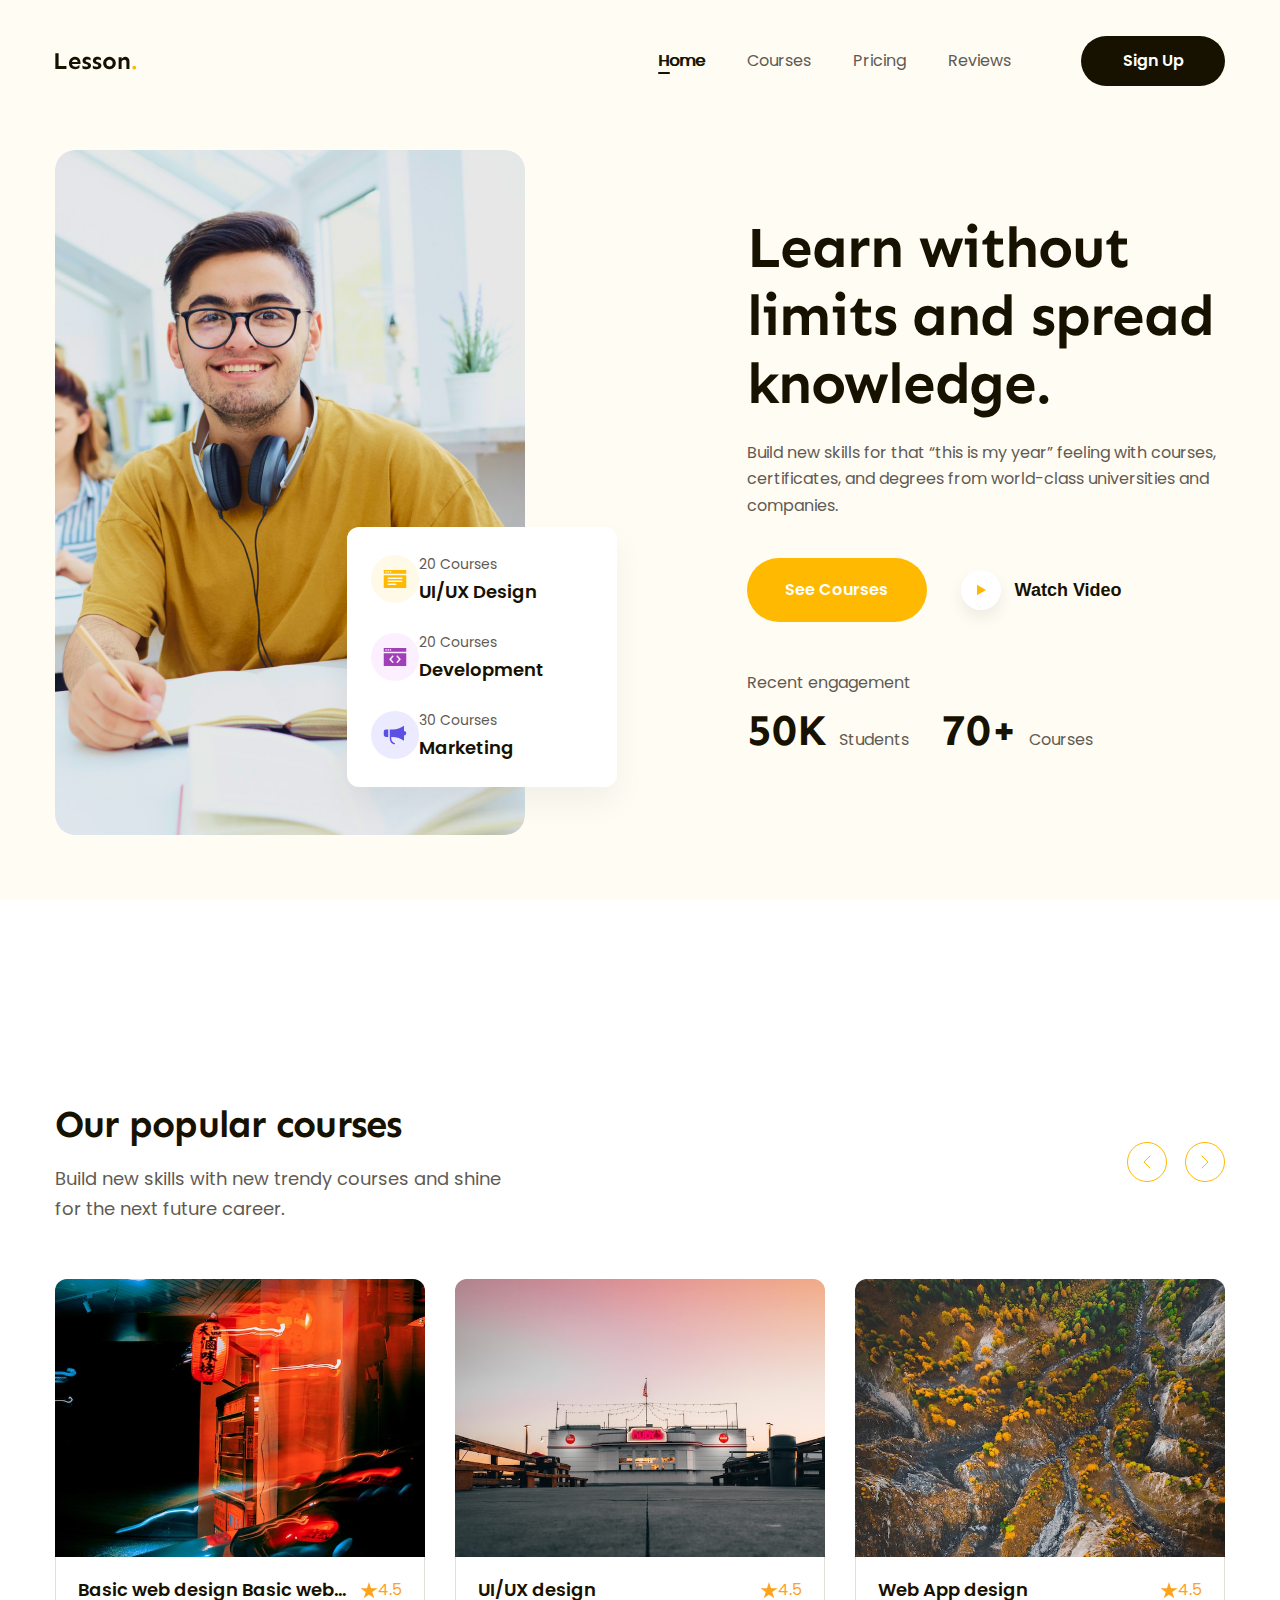
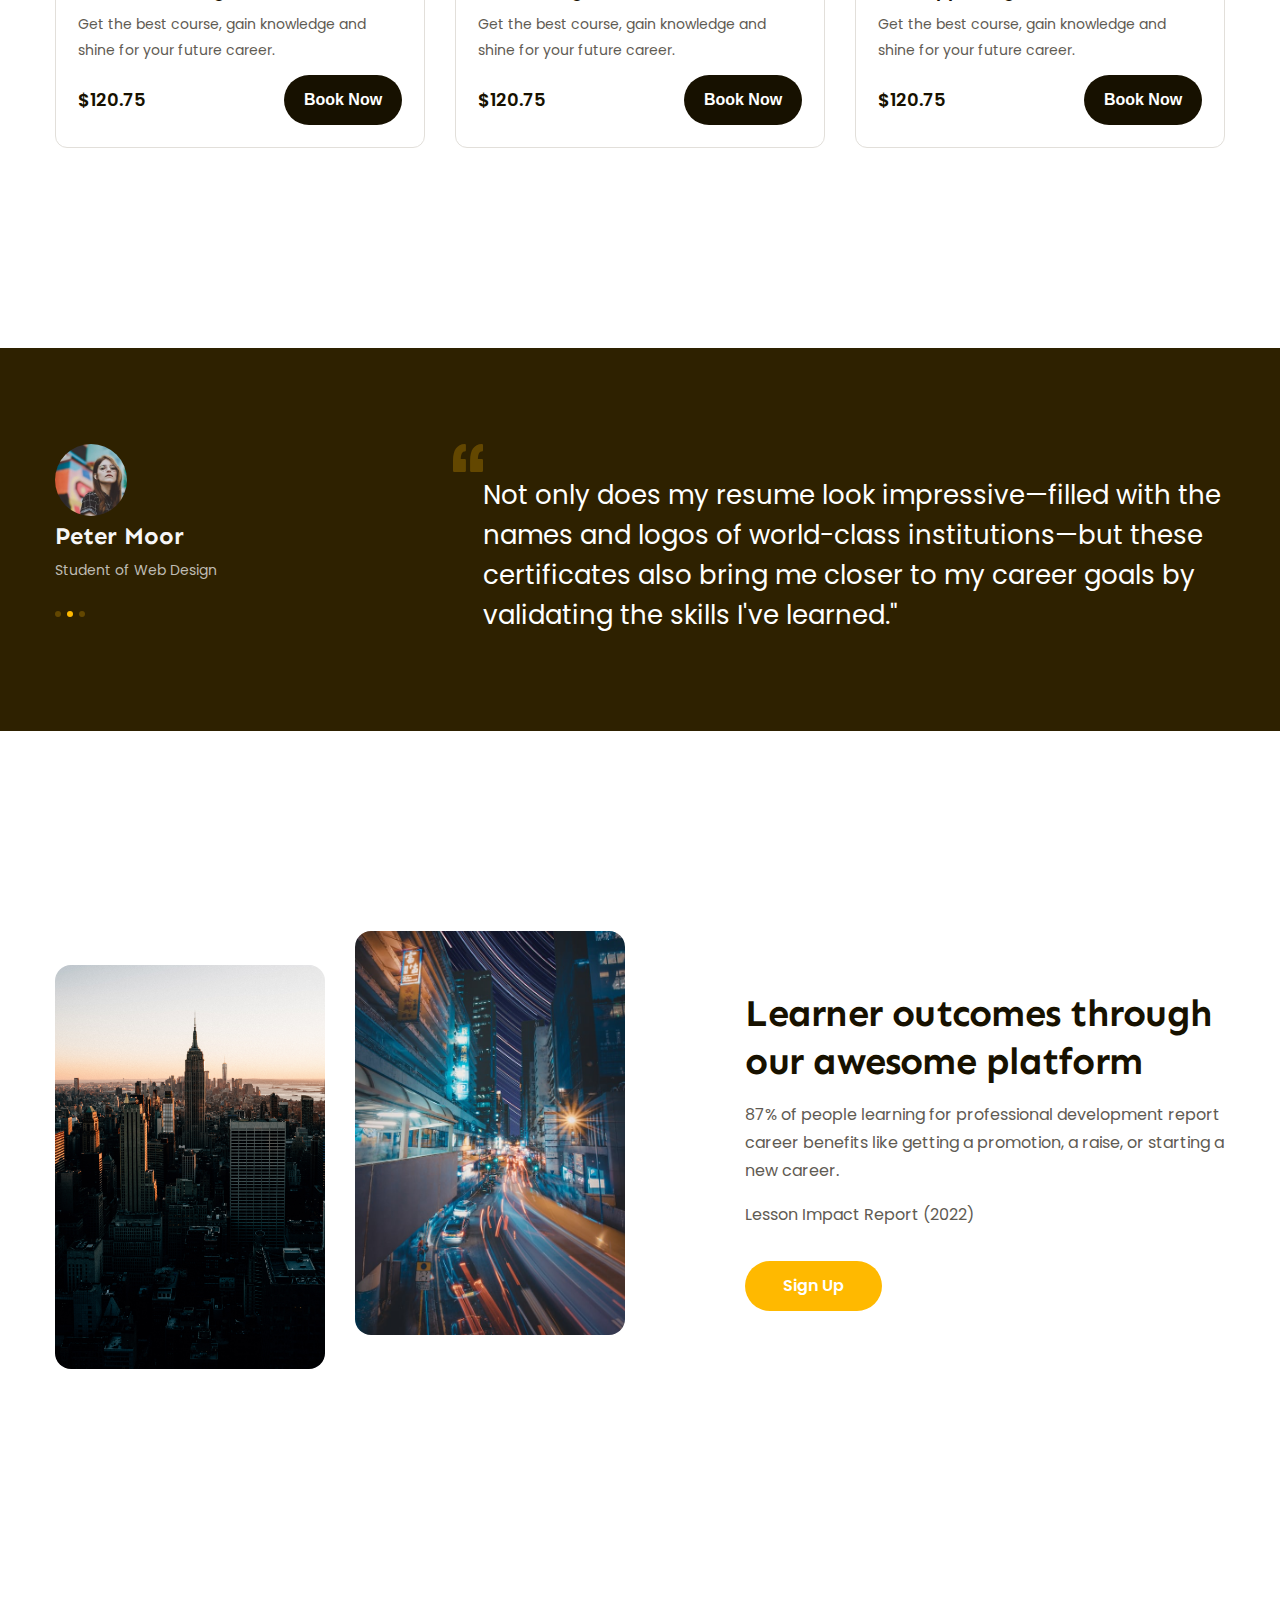
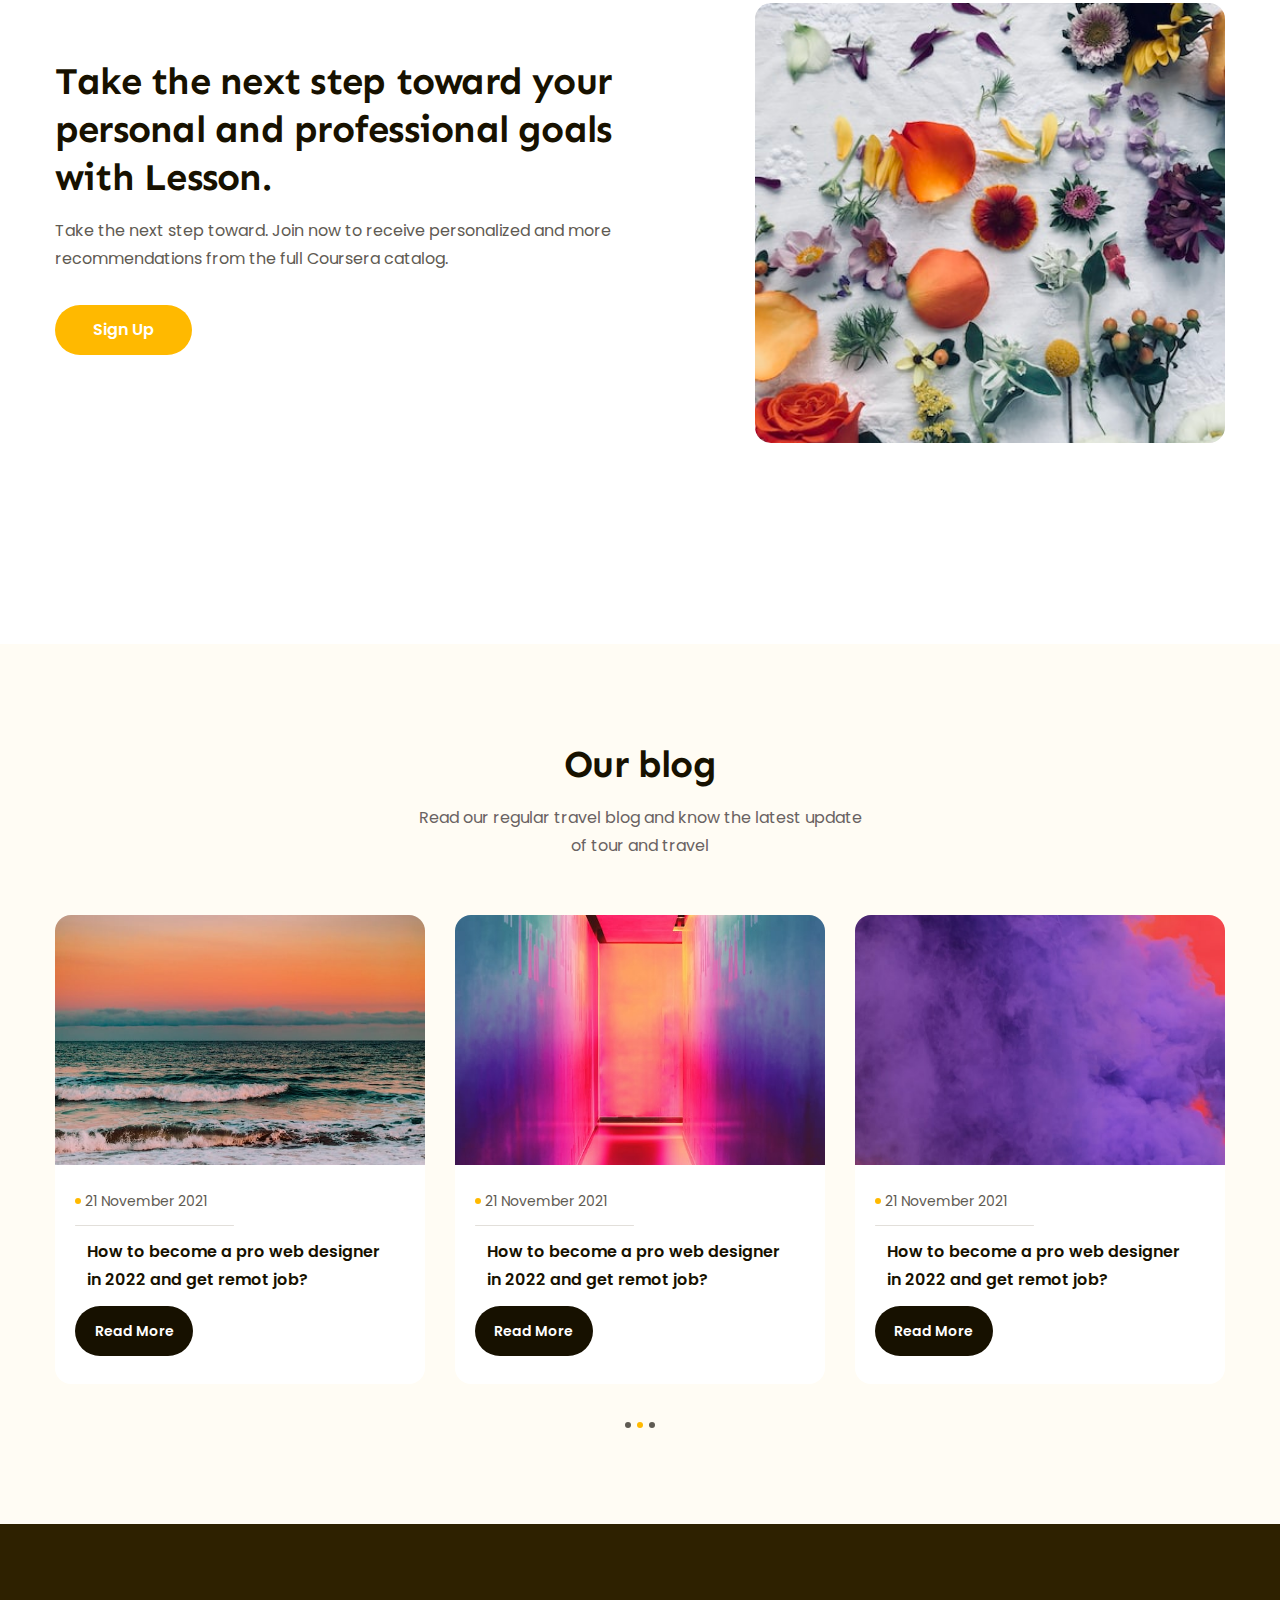
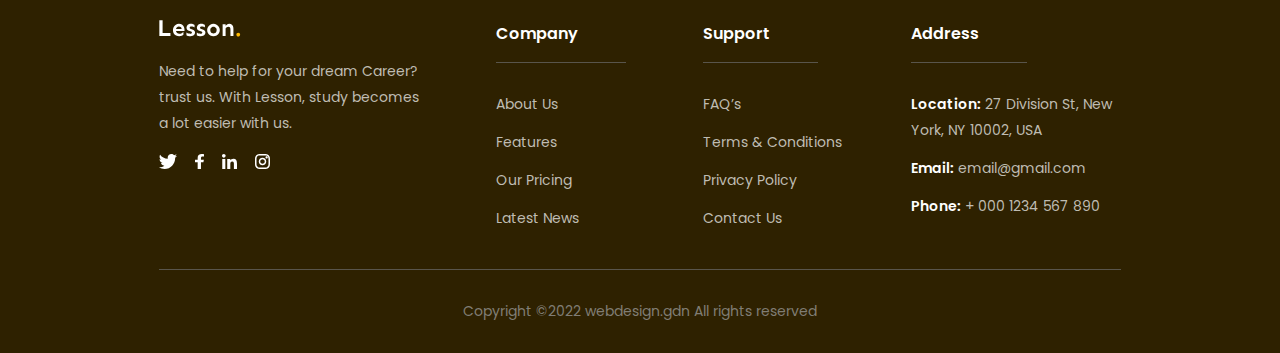
<file: index.html>
<!DOCTYPE html>
<html lang="en">
    <head>
        <meta charset="UTF-8" />
        <meta http-equiv="X-UA-Compatible" content="IE=edge" />
        <meta name="viewport" content="width=device-width, initial-scale=1.0" />
        <title>F8-project-02</title>
        <!-- reset css -->
        <link rel="stylesheet" href="./assets/css/reset.css" />

        <!-- embed font  -->
        <link rel="preconnect" href="https://fonts.googleapis.com" />
        <link rel="preconnect" href="https://fonts.gstatic.com" crossorigin />
        <link
            href="https://fonts.googleapis.com/css2?family=Lato:wght@700&family=Poppins:ital,wght@0,400;0,500;0,600;0,700;1,400&family=Sen:wght@700&display=swap"
            rel="stylesheet"
        />

        <!-- style css -->
        <link rel="stylesheet" href="./assets/css/style.css" />
    </head>
    <body>
        <main>
            <!-- Header -->
            <header class="header fixed">
                <div class="main-content">
                    <div class="body">
                        <!-- Logo -->
                        <img src="./assets/css/img/Lesson..svg" alt="Lesson." class="logo" />

                        <!-- Nav -->
                        <nav class="nav">
                            <ul>
                                <li class="active">
                                    <a href="#!">Home</a>
                                </li>
                                <li>
                                    <a href="#!">Courses</a>
                                </li>
                                <li>
                                    <a href="#!">Pricing</a>
                                </li>
                                <li>
                                    <a href="#!">Reviews</a>
                                </li>
                            </ul>
                        </nav>

                        <!-- Action -->
                        <div class="action">
                            <a href="#!" class="btn sign-up-btn">Sign Up</a>
                        </div>
                    </div>
                </div>
            </header>
            <!-- Hero -->
            <div class="hero">
                <div class="main-content">
                    <div class="body">
                        <!-- Hero left -->
                        <div class="media-block">
                            <img src="./assets/css/img/hero.jpg" alt="" class="img" />

                            <div class="hero-summary">
                                <div class="item">
                                    <div class="icon">
                                        <img src="./assets/css/img/hero1.svg" alt="" />
                                    </div>
                                    <div class="info">
                                        <p class="label">20 Courses</p>
                                        <p class="title">UI/UX Design</p>
                                    </div>
                                </div>
                                <div class="item">
                                    <div class="icon">
                                        <img src="./assets/css/img/hero2.svg" alt="" />
                                    </div>
                                    <div class="info">
                                        <p class="label">20 Courses</p>
                                        <p class="title">Development</p>
                                    </div>
                                </div>
                                <div class="item">
                                    <div class="icon">
                                        <img src="./assets/css/img/hero3.svg" alt="" />
                                    </div>
                                    <div class="info">
                                        <p class="label">30 Courses</p>
                                        <p class="title">Marketing</p>
                                    </div>
                                </div>
                            </div>
                        </div>
                        <!-- Hero right -->
                        <div class="content-block">
                            <h1 class="heading lv1">Learn without limits and spread knowledge.</h1>
                            <p class="desc">
                                Build new skills for that “this is my year” feeling with courses, certificates, and
                                degrees from world-class universities and companies.
                            </p>
                            <div class="cta-group">
                                <a href="#!" class="btn hero-cta">See Courses</a>
                                <button class="watch-video">
                                    <div class="icon">
                                        <img src="./assets/css/img/play.svg" alt="" />
                                    </div>
                                    <span>Watch Video</span>
                                </button>
                            </div>
                            <p class="desc">Recent engagement</p>
                            <p class="desc stats"><strong>50K</strong> Students <strong>70+</strong> Courses</p>
                        </div>
                    </div>
                </div>
            </div>
            <!-- Popular  -->
            <div class="popular">
                <div class="main-content">
                    <div class="popular-top">
                        <div class="info">
                            <h2 class="heading lv2">Our popular courses</h2>
                            <p class="desc">
                                Build new skills with new trendy courses and shine for the next future career.
                            </p>
                        </div>
                        <div class="controls">
                            <button class="controls-btn">
                                <svg
                                    width="8"
                                    height="14"
                                    viewBox="0 0 8 14"
                                    fill="none"
                                    xmlns="http://www.w3.org/2000/svg"
                                >
                                    <path
                                        d="M7 1L1 7L7 13"
                                        stroke="currentColor"
                                        stroke-linecap="round"
                                        stroke-linejoin="round"
                                    />
                                </svg>
                            </button>
                            <button class="controls-btn">
                                <svg
                                    width="8"
                                    height="14"
                                    viewBox="0 0 8 14"
                                    fill="none"
                                    xmlns="http://www.w3.org/2000/svg"
                                >
                                    <path
                                        d="M1 1L7 7L1 13"
                                        stroke="currentColor"
                                        stroke-linecap="round"
                                        stroke-linejoin="round"
                                    />
                                </svg>
                            </button>
                        </div>
                    </div>

                    <div class="course-list">
                        <!-- course item 1 -->
                        <div class="course-item">
                            <a href="#!"
                                ><img src="./assets/css/img/course1.jpg" alt="Basic web design" class="thump"
                            /></a>
                            <div class="info">
                                <div class="head">
                                    <h3 class="title">
                                        <a href="#! " class="line-clamp"
                                            >Basic web design Basic web designBasic web design</a
                                        >
                                    </h3>
                                    <div class="rating">
                                        <img src="./assets/css/img/star.svg" alt="" class="star" />
                                        <span class="value">4.5</span>
                                    </div>
                                </div>
                                <p class="desc">
                                    Get the best course, gain knowledge and shine for your future career.
                                </p>
                                <div class="foot">
                                    <span class="price">$120.75</span>
                                    <button class="btn book-btn">Book Now</button>
                                </div>
                            </div>
                        </div>
                        <!-- course item 2 -->
                        <div class="course-item">
                            <a href="#!"><img src="./assets/css/img/course2.jpg" alt="UI/UX design" class="thump" /></a>
                            <div class="info">
                                <div class="head">
                                    <h3 class="title"><a href="#!">UI/UX design</a></h3>
                                    <div class="rating">
                                        <img src="./assets/css/img/star.svg" alt="" class="star" />
                                        <span class="value">4.5</span>
                                    </div>
                                </div>
                                <p class="desc">
                                    Get the best course, gain knowledge and shine for your future career.
                                </p>
                                <div class="foot">
                                    <span class="price">$120.75</span>
                                    <button class="btn book-btn">Book Now</button>
                                </div>
                            </div>
                        </div>
                        <!-- course item 3 -->
                        <div class="course-item">
                            <a href="#!"
                                ><img src="./assets/css/img/course3.jpg" alt="Web App design" class="thump"
                            /></a>
                            <div class="info">
                                <div class="head">
                                    <h3 class="title"><a href="#!">Web App design</a></h3>
                                    <div class="rating">
                                        <img src="./assets/css/img/star.svg" alt="" class="star" />
                                        <span class="value">4.5</span>
                                    </div>
                                </div>
                                <p class="desc">
                                    Get the best course, gain knowledge and shine for your future career.
                                </p>
                                <div class="foot">
                                    <span class="price">$120.75</span>
                                    <button class="btn book-btn">Book Now</button>
                                </div>
                            </div>
                        </div>
                    </div>
                </div>
            </div>
            <!-- Feedback -->
            <div class="feedback">
                <div class="main-content">
                    <div class="feedback-list">
                        <div class="feedback-item">
                            <div class="info">
                                <img src="./assets/css/img/feedback-avt.webp" alt="" class="avatar" />
                                <p class="title">Peter Moor</p>
                                <p class="desc">Student of Web Design</p>
                                <div class="dots">
                                    <span class="dot"></span>
                                    <span class="dot active"></span>
                                    <span class="dot"></span>
                                </div>
                            </div>
                            <div class="content">
                                <img src="./assets/css/img/open-quotes.svg" alt="" class="open-quotes" />
                                <blockquote>
                                    Not only does my resume look impressive—filled with the names and logos of
                                    world-class institutions—but these certificates also bring me closer to my career
                                    goals by validating the skills I've learned."
                                </blockquote>
                            </div>
                        </div>
                    </div>
                </div>
            </div>
            <!-- Features -->
            <div class="features">
                <div class="main-content">
                    <div class="body">
                        <div class="images">
                            <img src="./assets/css/img/features-1.jfif" alt="" class="lower" />
                            <img src="./assets/css/img/features-2.jfif" alt="" />
                        </div>
                        <div class="content">
                            <h2 class="heading lv2">Learner outcomes through our awesome platform</h2>
                            <p class="desc">
                                87% of people learning for professional development report career benefits like getting
                                a promotion, a raise, or starting a new career.
                            </p>
                            <p class="desc">Lesson Impact Report (2022)</p>
                            <a href="#!" class="btn cta-btn">Sign Up</a>
                        </div>
                    </div>
                </div>
            </div>
            <div class="features features-2">
                <div class="main-content">
                    <div class="body">
                        <div class="images">
                            <img src="./assets/css/img/features-4.jfif" alt="" class="lower" />
                        </div>
                        <div class="content">
                            <h2 class="heading lv2">
                                Take the next step toward your personal and professional goals with Lesson.
                            </h2>
                            <p class="desc">
                                Take the next step toward. Join now to receive personalized and more recommendations
                                from the full Coursera catalog.
                            </p>
                            <a href="#!" class="btn cta-btn">Sign Up</a>
                        </div>
                    </div>
                </div>
            </div>

            <!-- blog -->
            <div class="blog">
                <div class="main-content">
                    <div class="blog-top">
                        <h2 class="heading lv2">Our blog</h2>
                        <p class="desc">Read our regular travel blog and know the latest update of tour and travel</p>
                    </div>
                    <div class="blog-list">
                        <!-- blog item 1 -->
                        <div class="item">
                            <a href="#!"><img src="./assets/css/img/blog-1.jfif" alt="" class="thumb" /></a>
                            <div class="info">
                                <span class="date">21 November 2021</span>
                                <h3 class="title">
                                    <a href="#!">How to become a pro web designer in 2022 and get remot job?</a>
                                </h3>
                                <a href="#!" class="btn">Read More</a>
                            </div>
                        </div>

                        <!-- blog item 2 -->
                        <div class="item">
                            <a href="#!"><img src="./assets/css/img/blog-2.jfif" alt="" class="thumb" /></a>
                            <div class="info">
                                <span class="date">21 November 2021</span>
                                <h3 class="title">
                                    <a href="#!">How to become a pro web designer in 2022 and get remot job?</a>
                                </h3>
                                <a href="#!" class="btn">Read More</a>
                            </div>
                        </div>

                        <!-- blog item 3 -->
                        <div class="item">
                            <a href="#!"><img src="./assets/css/img/blog-3.jfif" alt="" class="thumb" /></a>
                            <div class="info">
                                <span class="date">21 November 2021</span>
                                <h3 class="title">
                                    <a href="#!">How to become a pro web designer in 2022 and get remot job?</a>
                                </h3>
                                <a href="#!" class="btn">Read More</a>
                            </div>
                        </div>

                        <!-- blog item 4 -->
                        <div class="item">
                            <a href="#!"><img src="./assets/css/img/blog-1.jfif" alt="" class="thumb" /></a>
                            <div class="info">
                                <span class="date">21 November 2021</span>
                                <h3 class="title">
                                    <a href="#!">How to become a pro web designer in 2022 and get remot job?</a>
                                </h3>
                                <a href="#!" class="btn">Read More</a>
                            </div>
                        </div>

                        <!-- blog item 5 -->
                        <div class="item">
                            <a href="#!"><img src="./assets/css/img/blog-2.jfif" alt="" class="thumb" /></a>
                            <div class="info">
                                <span class="date">21 November 2021</span>
                                <h3 class="title">
                                    <a href="#!">How to become a pro web designer in 2022 and get remot job?</a>
                                </h3>
                                <a href="#!" class="btn">Read More</a>
                            </div>
                        </div>

                        <!-- blog item 6 -->
                        <div class="item">
                            <a href="#!"><img src="./assets/css/img/blog-3.jfif" alt="" class="thumb" /></a>
                            <div class="info">
                                <span class="date">21 November 2021</span>
                                <h3 class="title">
                                    <a href="#!">How to become a pro web designer in 2022 and get remot job?</a>
                                </h3>
                                <a href="#!" class="btn">Read More</a>
                            </div>
                        </div>

                        <!-- blog item 7 -->
                        <div class="item">
                            <a href="#!"><img src="./assets/css/img/blog-1.jfif" alt="" class="thumb" /></a>
                            <div class="info">
                                <span class="date">21 November 2021</span>
                                <h3 class="title">
                                    <a href="#!">How to become a pro web designer in 2022 and get remot job?</a>
                                </h3>
                                <a href="#!" class="btn">Read More</a>
                            </div>
                        </div>

                        <!-- blog item 8 -->
                        <div class="item">
                            <a href="#!"><img src="./assets/css/img/blog-2.jfif" alt="" class="thumb" /></a>
                            <div class="info">
                                <span class="date">21 November 2021</span>
                                <h3 class="title">
                                    <a href="#!">How to become a pro web designer in 2022 and get remot job?</a>
                                </h3>
                                <a href="#!" class="btn">Read More</a>
                            </div>
                        </div>

                        <!-- blog item 9 -->
                        <div class="item">
                            <a href="#!"><img src="./assets/css/img/blog-3.jfif" alt="" class="thumb" /></a>
                            <div class="info">
                                <span class="date">21 November 2021</span>
                                <h3 class="title">
                                    <a href="#!">How to become a pro web designer in 2022 and get remot job?</a>
                                </h3>
                                <a href="#!" class="btn">Read More</a>
                            </div>
                        </div>
                    </div>
                    <div class="dots">
                        <span class="dot"></span>
                        <span class="dot active"></span>
                        <span class="dot"></span>
                    </div>
                </div>
            </div>
            <!-- footer -->
            <footer class="footer">
                <div class="main-content">
                    <div class="row">
                        <!-- column 1 -->
                        <div class="column">
                            <img src="./assets/css/img/logofooter.svg" alt="" class="logo" />
                            <p class="desc">
                                Need to help for your dream Career? trust us. With Lesson, study becomes a lot easier
                                with us.
                            </p>
                            <div class="socials">
                                <a href="#!">
                                    <img src="./assets/css/img/twitter.svg" alt="" class="icon" />
                                </a>
                                <a href="#!">
                                    <img src="./assets/css/img/fb.svg" alt="" class="icon" />
                                </a>
                                <a href="#!">
                                    <img src="./assets/css/img/link.svg" alt="" class="icon" />
                                </a>
                                <a href="#!">
                                    <img src="./assets/css/img/ins.svg" alt="" class="icon" />
                                </a>
                            </div>
                        </div>
                        <!-- column 2 -->
                        <div class="column">
                            <h3 class="title">Company</h3>
                            <ul class="list">
                                <li>
                                    <a href="#!">About Us</a>
                                </li>
                                <li>
                                    <a href="#!">Features</a>
                                </li>
                                <li>
                                    <a href="#!">Our Pricing</a>
                                </li>
                                <li>
                                    <a href="#!">Latest News</a>
                                </li>
                            </ul>
                        </div>
                        <!-- column 3 -->
                        <div class="column">
                            <h3 class="title">Support</h3>
                            <ul class="list">
                                <li>
                                    <a href="#!">FAQ’s</a>
                                </li>
                                <li>
                                    <a href="#!">Terms & Conditions</a>
                                </li>
                                <li>
                                    <a href="#!">Privacy Policy</a>
                                </li>
                                <li>
                                    <a href="#!">Contact Us</a>
                                </li>
                            </ul>
                        </div>
                        <!-- column 4 -->
                        <div class="column">
                            <h3 class="title">Address</h3>
                            <ul class="list">
                                <li>
                                    <a href="#!"><strong>Location:</strong> 27 Division St, New York, NY 10002, USA</a>
                                </li>
                                <li>
                                    <a href="#!"><strong>Email:</strong> email@gmail.com</a>
                                </li>
                                <li>
                                    <a href="#!"><strong>Phone:</strong> + 000 1234 567 890</a>
                                </li>
                            </ul>
                        </div>
                    </div>
                    <div class="copyright">
                        <p>Copyright ©2022 webdesign.gdn All rights reserved</p>
                    </div>
                </div>
            </footer>
        </main>
    </body>
</html>
</file>
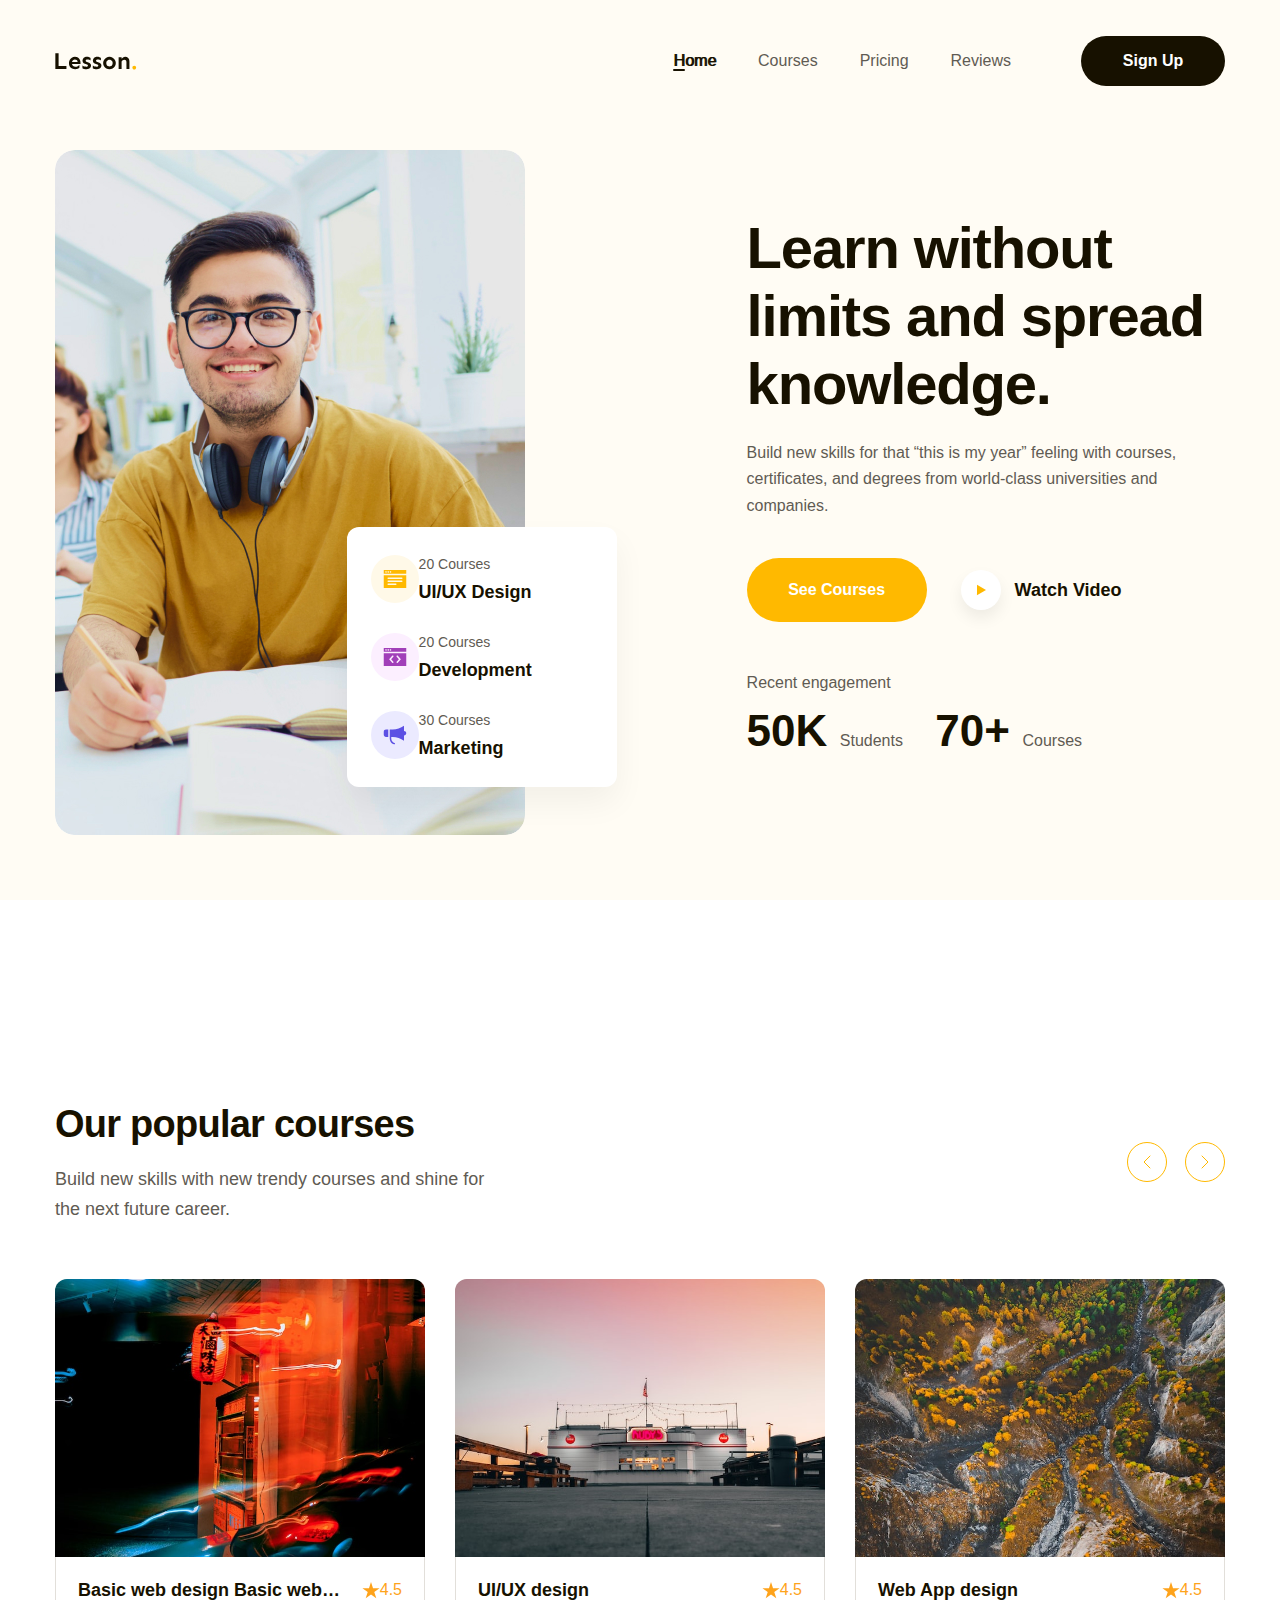
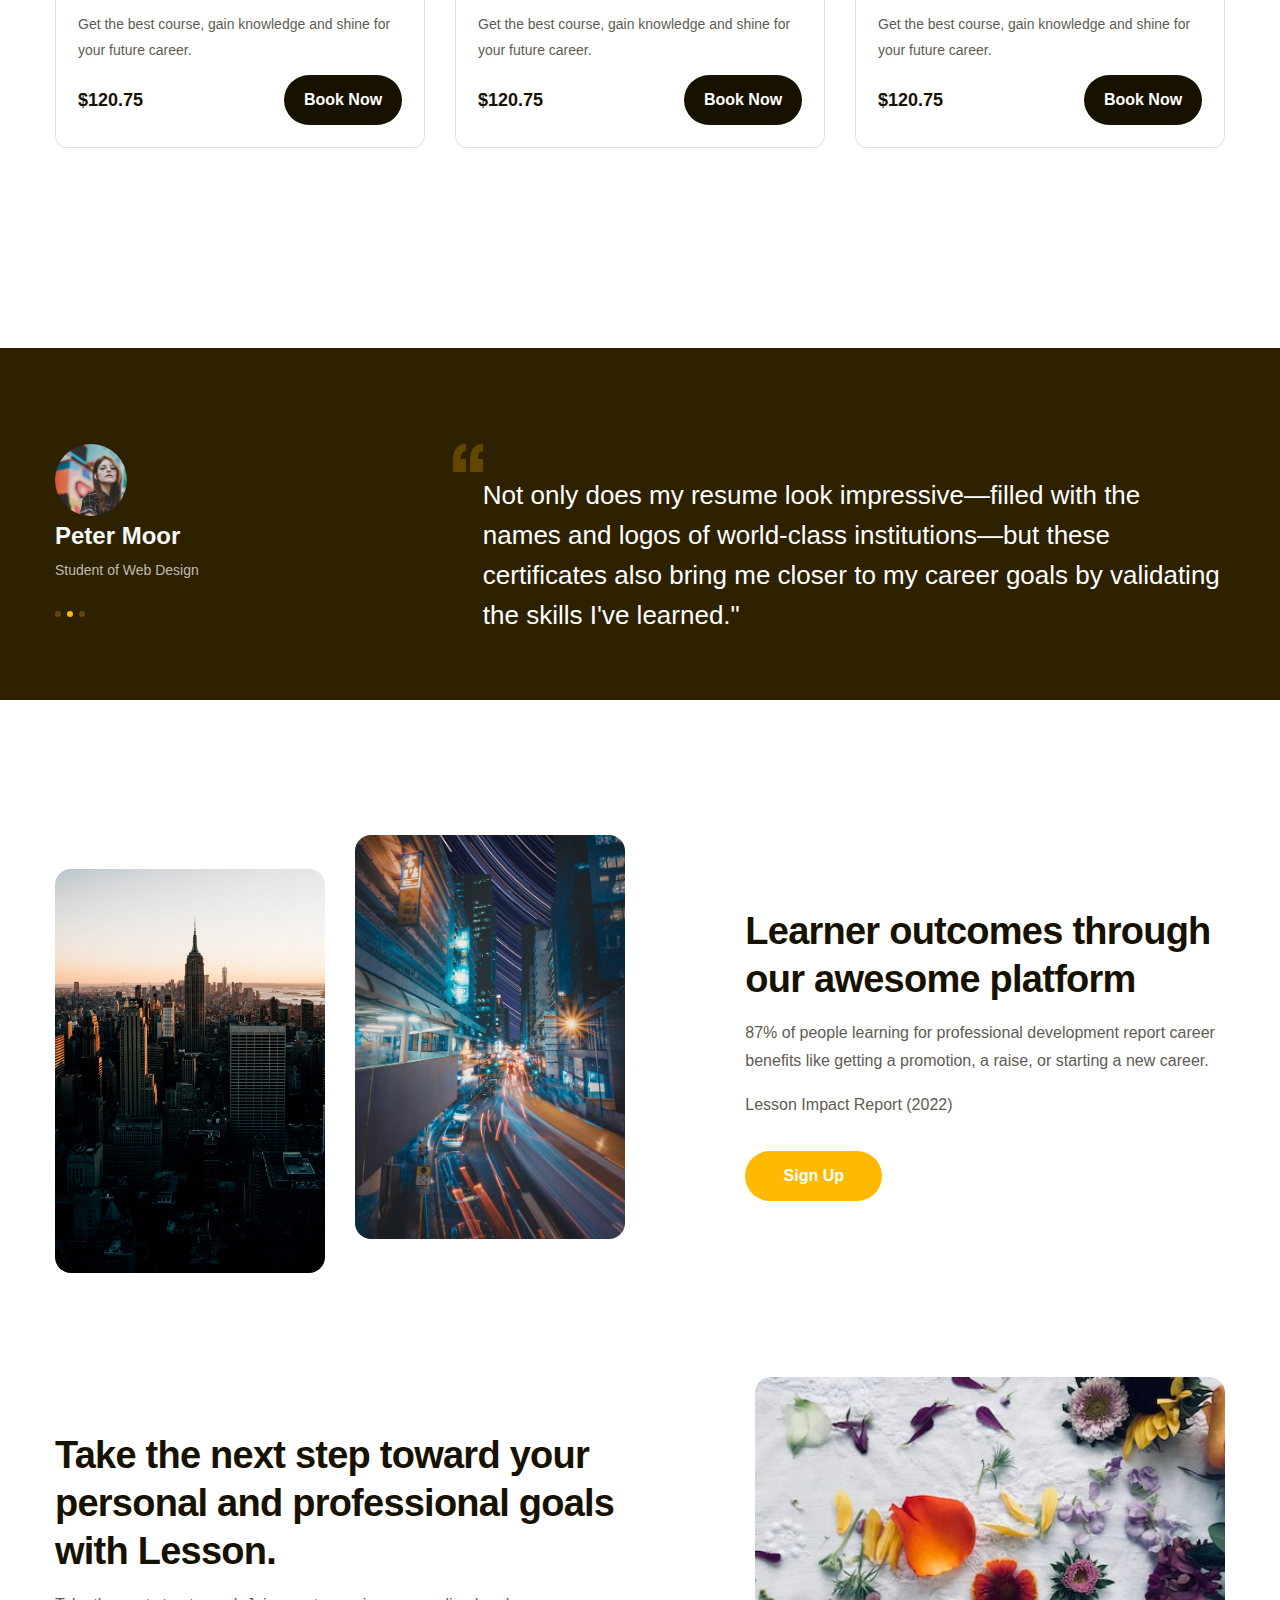
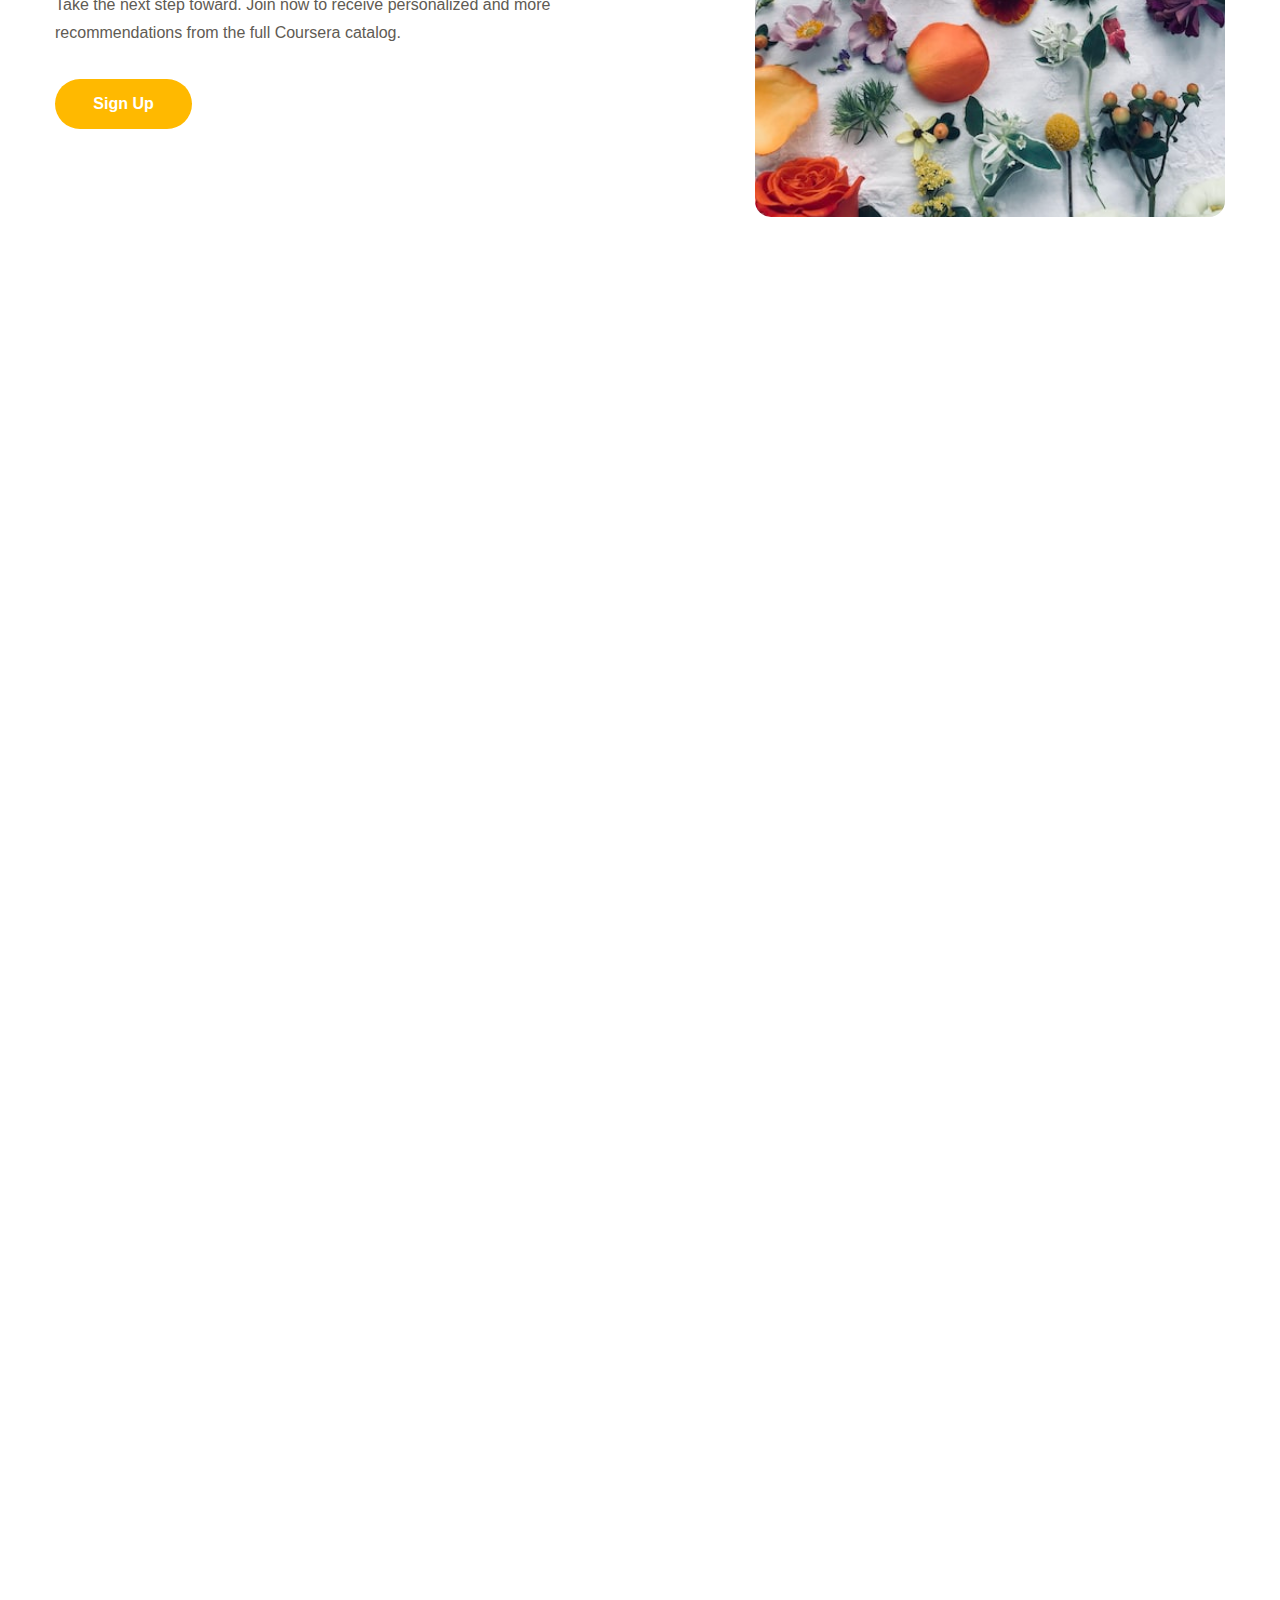
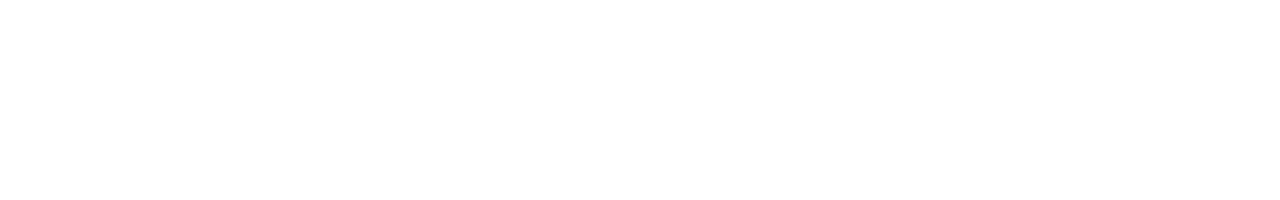
<file: assets/css/img/F8-project-02.html>
<!DOCTYPE html>
<!-- saved from url=(0034)http://127.0.0.1:5500/index.html#! -->
<html lang="en" class="mdl-js"><head><meta http-equiv="Content-Type" content="text/html; charset=UTF-8">
        
        <meta http-equiv="X-UA-Compatible" content="IE=edge">
        <meta name="viewport" content="width=device-width, initial-scale=1.0">
        <title>F8-project-02</title>
        <!-- reset css -->
        

        <!-- embed font  -->
        
        
        

        <!-- style css -->
        
    <style type="text/css" data-styled-components="FiaaB gTcftA caPIRE" data-styled-components-is-local="true">
/* sc-component-id: sc-keyframes-FiaaB */
@-webkit-keyframes FiaaB{100%{-webkit-transform:rotate(360deg);-ms-transform:rotate(360deg);transform:rotate(360deg);}}@keyframes FiaaB{100%{-webkit-transform:rotate(360deg);-ms-transform:rotate(360deg);transform:rotate(360deg);}}
/* sc-component-id: sc-keyframes-gTcftA */
@-webkit-keyframes gTcftA{10%,90%{-webkit-transform:translate3d(-1px,0,0);-ms-transform:translate3d(-1px,0,0);transform:translate3d(-1px,0,0);}20%,80%{-webkit-transform:translate3d(2px,0,0);-ms-transform:translate3d(2px,0,0);transform:translate3d(2px,0,0);}30%,50%,70%{-webkit-transform:translate3d(-4px,0,0);-ms-transform:translate3d(-4px,0,0);transform:translate3d(-4px,0,0);}40%,60%{-webkit-transform:translate3d(4px,0,0);-ms-transform:translate3d(4px,0,0);transform:translate3d(4px,0,0);}}@keyframes gTcftA{10%,90%{-webkit-transform:translate3d(-1px,0,0);-ms-transform:translate3d(-1px,0,0);transform:translate3d(-1px,0,0);}20%,80%{-webkit-transform:translate3d(2px,0,0);-ms-transform:translate3d(2px,0,0);transform:translate3d(2px,0,0);}30%,50%,70%{-webkit-transform:translate3d(-4px,0,0);-ms-transform:translate3d(-4px,0,0);transform:translate3d(-4px,0,0);}40%,60%{-webkit-transform:translate3d(4px,0,0);-ms-transform:translate3d(4px,0,0);transform:translate3d(4px,0,0);}}
/* sc-component-id: sc-keyframes-caPIRE */
@-webkit-keyframes caPIRE{0%{-webkit-transform:scale(.75);-ms-transform:scale(.75);transform:scale(.75);}20%{-webkit-transform:scale(1);-ms-transform:scale(1);transform:scale(1);}40%{-webkit-transform:scale(.75);-ms-transform:scale(.75);transform:scale(.75);}60%{-webkit-transform:scale(1);-ms-transform:scale(1);transform:scale(1);}80%{-webkit-transform:scale(.75);-ms-transform:scale(.75);transform:scale(.75);}100%{-webkit-transform:scale(.75);-ms-transform:scale(.75);transform:scale(.75);}}@keyframes caPIRE{0%{-webkit-transform:scale(.75);-ms-transform:scale(.75);transform:scale(.75);}20%{-webkit-transform:scale(1);-ms-transform:scale(1);transform:scale(1);}40%{-webkit-transform:scale(.75);-ms-transform:scale(.75);transform:scale(.75);}60%{-webkit-transform:scale(1);-ms-transform:scale(1);transform:scale(1);}80%{-webkit-transform:scale(.75);-ms-transform:scale(.75);transform:scale(.75);}100%{-webkit-transform:scale(.75);-ms-transform:scale(.75);transform:scale(.75);}}</style><style>@-webkit-keyframes swal2-show{0%{-webkit-transform:scale(.7);transform:scale(.7)}45%{-webkit-transform:scale(1.05);transform:scale(1.05)}80%{-webkit-transform:scale(.95);transform:scale(.95)}100%{-webkit-transform:scale(1);transform:scale(1)}}@keyframes swal2-show{0%{-webkit-transform:scale(.7);transform:scale(.7)}45%{-webkit-transform:scale(1.05);transform:scale(1.05)}80%{-webkit-transform:scale(.95);transform:scale(.95)}100%{-webkit-transform:scale(1);transform:scale(1)}}@-webkit-keyframes swal2-hide{0%{-webkit-transform:scale(1);transform:scale(1);opacity:1}100%{-webkit-transform:scale(.5);transform:scale(.5);opacity:0}}@keyframes swal2-hide{0%{-webkit-transform:scale(1);transform:scale(1);opacity:1}100%{-webkit-transform:scale(.5);transform:scale(.5);opacity:0}}@-webkit-keyframes swal2-animate-success-line-tip{0%{top:1.1875em;left:.0625em;width:0}54%{top:1.0625em;left:.125em;width:0}70%{top:2.1875em;left:-.375em;width:3.125em}84%{top:3em;left:1.3125em;width:1.0625em}100%{top:2.8125em;left:.875em;width:1.5625em}}@keyframes swal2-animate-success-line-tip{0%{top:1.1875em;left:.0625em;width:0}54%{top:1.0625em;left:.125em;width:0}70%{top:2.1875em;left:-.375em;width:3.125em}84%{top:3em;left:1.3125em;width:1.0625em}100%{top:2.8125em;left:.875em;width:1.5625em}}@-webkit-keyframes swal2-animate-success-line-long{0%{top:3.375em;right:2.875em;width:0}65%{top:3.375em;right:2.875em;width:0}84%{top:2.1875em;right:0;width:3.4375em}100%{top:2.375em;right:.5em;width:2.9375em}}@keyframes swal2-animate-success-line-long{0%{top:3.375em;right:2.875em;width:0}65%{top:3.375em;right:2.875em;width:0}84%{top:2.1875em;right:0;width:3.4375em}100%{top:2.375em;right:.5em;width:2.9375em}}@-webkit-keyframes swal2-rotate-success-circular-line{0%{-webkit-transform:rotate(-45deg);transform:rotate(-45deg)}5%{-webkit-transform:rotate(-45deg);transform:rotate(-45deg)}12%{-webkit-transform:rotate(-405deg);transform:rotate(-405deg)}100%{-webkit-transform:rotate(-405deg);transform:rotate(-405deg)}}@keyframes swal2-rotate-success-circular-line{0%{-webkit-transform:rotate(-45deg);transform:rotate(-45deg)}5%{-webkit-transform:rotate(-45deg);transform:rotate(-45deg)}12%{-webkit-transform:rotate(-405deg);transform:rotate(-405deg)}100%{-webkit-transform:rotate(-405deg);transform:rotate(-405deg)}}@-webkit-keyframes swal2-animate-error-x-mark{0%{margin-top:1.625em;-webkit-transform:scale(.4);transform:scale(.4);opacity:0}50%{margin-top:1.625em;-webkit-transform:scale(.4);transform:scale(.4);opacity:0}80%{margin-top:-.375em;-webkit-transform:scale(1.15);transform:scale(1.15)}100%{margin-top:0;-webkit-transform:scale(1);transform:scale(1);opacity:1}}@keyframes swal2-animate-error-x-mark{0%{margin-top:1.625em;-webkit-transform:scale(.4);transform:scale(.4);opacity:0}50%{margin-top:1.625em;-webkit-transform:scale(.4);transform:scale(.4);opacity:0}80%{margin-top:-.375em;-webkit-transform:scale(1.15);transform:scale(1.15)}100%{margin-top:0;-webkit-transform:scale(1);transform:scale(1);opacity:1}}@-webkit-keyframes swal2-animate-error-icon{0%{-webkit-transform:rotateX(100deg);transform:rotateX(100deg);opacity:0}100%{-webkit-transform:rotateX(0);transform:rotateX(0);opacity:1}}@keyframes swal2-animate-error-icon{0%{-webkit-transform:rotateX(100deg);transform:rotateX(100deg);opacity:0}100%{-webkit-transform:rotateX(0);transform:rotateX(0);opacity:1}}body.swal2-toast-shown .swal2-container{background-color:transparent}body.swal2-toast-shown .swal2-container.swal2-shown{background-color:transparent}body.swal2-toast-shown .swal2-container.swal2-top{top:0;right:auto;bottom:auto;left:50%;-webkit-transform:translateX(-50%);transform:translateX(-50%)}body.swal2-toast-shown .swal2-container.swal2-top-end,body.swal2-toast-shown .swal2-container.swal2-top-right{top:0;right:0;bottom:auto;left:auto}body.swal2-toast-shown .swal2-container.swal2-top-left,body.swal2-toast-shown .swal2-container.swal2-top-start{top:0;right:auto;bottom:auto;left:0}body.swal2-toast-shown .swal2-container.swal2-center-left,body.swal2-toast-shown .swal2-container.swal2-center-start{top:50%;right:auto;bottom:auto;left:0;-webkit-transform:translateY(-50%);transform:translateY(-50%)}body.swal2-toast-shown .swal2-container.swal2-center{top:50%;right:auto;bottom:auto;left:50%;-webkit-transform:translate(-50%,-50%);transform:translate(-50%,-50%)}body.swal2-toast-shown .swal2-container.swal2-center-end,body.swal2-toast-shown .swal2-container.swal2-center-right{top:50%;right:0;bottom:auto;left:auto;-webkit-transform:translateY(-50%);transform:translateY(-50%)}body.swal2-toast-shown .swal2-container.swal2-bottom-left,body.swal2-toast-shown .swal2-container.swal2-bottom-start{top:auto;right:auto;bottom:0;left:0}body.swal2-toast-shown .swal2-container.swal2-bottom{top:auto;right:auto;bottom:0;left:50%;-webkit-transform:translateX(-50%);transform:translateX(-50%)}body.swal2-toast-shown .swal2-container.swal2-bottom-end,body.swal2-toast-shown .swal2-container.swal2-bottom-right{top:auto;right:0;bottom:0;left:auto}body.swal2-toast-column .swal2-toast{flex-direction:column;align-items:stretch}body.swal2-toast-column .swal2-toast .swal2-actions{flex:1;align-self:stretch;height:2.2em;margin-top:.3125em}body.swal2-toast-column .swal2-toast .swal2-loading{justify-content:center}body.swal2-toast-column .swal2-toast .swal2-input{height:2em;margin:.3125em auto;font-size:1em}body.swal2-toast-column .swal2-toast .swal2-validation-message{font-size:1em}.swal2-popup.swal2-toast{flex-direction:row;align-items:center;width:auto;padding:.625em;box-shadow:0 0 .625em #d9d9d9;overflow-y:hidden}.swal2-popup.swal2-toast .swal2-header{flex-direction:row}.swal2-popup.swal2-toast .swal2-title{flex-grow:1;justify-content:flex-start;margin:0 .6em;font-size:1em}.swal2-popup.swal2-toast .swal2-footer{margin:.5em 0 0;padding:.5em 0 0;font-size:.8em}.swal2-popup.swal2-toast .swal2-close{position:initial;width:.8em;height:.8em;line-height:.8}.swal2-popup.swal2-toast .swal2-content{justify-content:flex-start;font-size:1em}.swal2-popup.swal2-toast .swal2-icon{width:2em;min-width:2em;height:2em;margin:0}.swal2-popup.swal2-toast .swal2-icon-text{font-size:2em;font-weight:700;line-height:1em}.swal2-popup.swal2-toast .swal2-icon.swal2-success .swal2-success-ring{width:2em;height:2em}.swal2-popup.swal2-toast .swal2-icon.swal2-error [class^=swal2-x-mark-line]{top:.875em;width:1.375em}.swal2-popup.swal2-toast .swal2-icon.swal2-error [class^=swal2-x-mark-line][class$=left]{left:.3125em}.swal2-popup.swal2-toast .swal2-icon.swal2-error [class^=swal2-x-mark-line][class$=right]{right:.3125em}.swal2-popup.swal2-toast .swal2-actions{height:auto;margin:0 .3125em}.swal2-popup.swal2-toast .swal2-styled{margin:0 .3125em;padding:.3125em .625em;font-size:1em}.swal2-popup.swal2-toast .swal2-styled:focus{box-shadow:0 0 0 .0625em #fff,0 0 0 .125em rgba(50,100,150,.4)}.swal2-popup.swal2-toast .swal2-success{border-color:#a5dc86}.swal2-popup.swal2-toast .swal2-success [class^=swal2-success-circular-line]{position:absolute;width:2em;height:2.8125em;-webkit-transform:rotate(45deg);transform:rotate(45deg);border-radius:50%}.swal2-popup.swal2-toast .swal2-success [class^=swal2-success-circular-line][class$=left]{top:-.25em;left:-.9375em;-webkit-transform:rotate(-45deg);transform:rotate(-45deg);-webkit-transform-origin:2em 2em;transform-origin:2em 2em;border-radius:4em 0 0 4em}.swal2-popup.swal2-toast .swal2-success [class^=swal2-success-circular-line][class$=right]{top:-.25em;left:.9375em;-webkit-transform-origin:0 2em;transform-origin:0 2em;border-radius:0 4em 4em 0}.swal2-popup.swal2-toast .swal2-success .swal2-success-ring{width:2em;height:2em}.swal2-popup.swal2-toast .swal2-success .swal2-success-fix{top:0;left:.4375em;width:.4375em;height:2.6875em}.swal2-popup.swal2-toast .swal2-success [class^=swal2-success-line]{height:.3125em}.swal2-popup.swal2-toast .swal2-success [class^=swal2-success-line][class$=tip]{top:1.125em;left:.1875em;width:.75em}.swal2-popup.swal2-toast .swal2-success [class^=swal2-success-line][class$=long]{top:.9375em;right:.1875em;width:1.375em}.swal2-popup.swal2-toast.swal2-show{-webkit-animation:showSweetToast .5s;animation:showSweetToast .5s}.swal2-popup.swal2-toast.swal2-hide{-webkit-animation:hideSweetToast .2s forwards;animation:hideSweetToast .2s forwards}.swal2-popup.swal2-toast .swal2-animate-success-icon .swal2-success-line-tip{-webkit-animation:animate-toast-success-tip .75s;animation:animate-toast-success-tip .75s}.swal2-popup.swal2-toast .swal2-animate-success-icon .swal2-success-line-long{-webkit-animation:animate-toast-success-long .75s;animation:animate-toast-success-long .75s}@-webkit-keyframes showSweetToast{0%{-webkit-transform:translateY(-.625em) rotateZ(2deg);transform:translateY(-.625em) rotateZ(2deg);opacity:0}33%{-webkit-transform:translateY(0) rotateZ(-2deg);transform:translateY(0) rotateZ(-2deg);opacity:.5}66%{-webkit-transform:translateY(.3125em) rotateZ(2deg);transform:translateY(.3125em) rotateZ(2deg);opacity:.7}100%{-webkit-transform:translateY(0) rotateZ(0);transform:translateY(0) rotateZ(0);opacity:1}}@keyframes showSweetToast{0%{-webkit-transform:translateY(-.625em) rotateZ(2deg);transform:translateY(-.625em) rotateZ(2deg);opacity:0}33%{-webkit-transform:translateY(0) rotateZ(-2deg);transform:translateY(0) rotateZ(-2deg);opacity:.5}66%{-webkit-transform:translateY(.3125em) rotateZ(2deg);transform:translateY(.3125em) rotateZ(2deg);opacity:.7}100%{-webkit-transform:translateY(0) rotateZ(0);transform:translateY(0) rotateZ(0);opacity:1}}@-webkit-keyframes hideSweetToast{0%{opacity:1}33%{opacity:.5}100%{-webkit-transform:rotateZ(1deg);transform:rotateZ(1deg);opacity:0}}@keyframes hideSweetToast{0%{opacity:1}33%{opacity:.5}100%{-webkit-transform:rotateZ(1deg);transform:rotateZ(1deg);opacity:0}}@-webkit-keyframes animate-toast-success-tip{0%{top:.5625em;left:.0625em;width:0}54%{top:.125em;left:.125em;width:0}70%{top:.625em;left:-.25em;width:1.625em}84%{top:1.0625em;left:.75em;width:.5em}100%{top:1.125em;left:.1875em;width:.75em}}@keyframes animate-toast-success-tip{0%{top:.5625em;left:.0625em;width:0}54%{top:.125em;left:.125em;width:0}70%{top:.625em;left:-.25em;width:1.625em}84%{top:1.0625em;left:.75em;width:.5em}100%{top:1.125em;left:.1875em;width:.75em}}@-webkit-keyframes animate-toast-success-long{0%{top:1.625em;right:1.375em;width:0}65%{top:1.25em;right:.9375em;width:0}84%{top:.9375em;right:0;width:1.125em}100%{top:.9375em;right:.1875em;width:1.375em}}@keyframes animate-toast-success-long{0%{top:1.625em;right:1.375em;width:0}65%{top:1.25em;right:.9375em;width:0}84%{top:.9375em;right:0;width:1.125em}100%{top:.9375em;right:.1875em;width:1.375em}}body.swal2-shown:not(.swal2-no-backdrop):not(.swal2-toast-shown){overflow:hidden}body.swal2-height-auto{height:auto!important}body.swal2-no-backdrop .swal2-shown{top:auto;right:auto;bottom:auto;left:auto;background-color:transparent}body.swal2-no-backdrop .swal2-shown>.swal2-modal{box-shadow:0 0 10px rgba(0,0,0,.4)}body.swal2-no-backdrop .swal2-shown.swal2-top{top:0;left:50%;-webkit-transform:translateX(-50%);transform:translateX(-50%)}body.swal2-no-backdrop .swal2-shown.swal2-top-left,body.swal2-no-backdrop .swal2-shown.swal2-top-start{top:0;left:0}body.swal2-no-backdrop .swal2-shown.swal2-top-end,body.swal2-no-backdrop .swal2-shown.swal2-top-right{top:0;right:0}body.swal2-no-backdrop .swal2-shown.swal2-center{top:50%;left:50%;-webkit-transform:translate(-50%,-50%);transform:translate(-50%,-50%)}body.swal2-no-backdrop .swal2-shown.swal2-center-left,body.swal2-no-backdrop .swal2-shown.swal2-center-start{top:50%;left:0;-webkit-transform:translateY(-50%);transform:translateY(-50%)}body.swal2-no-backdrop .swal2-shown.swal2-center-end,body.swal2-no-backdrop .swal2-shown.swal2-center-right{top:50%;right:0;-webkit-transform:translateY(-50%);transform:translateY(-50%)}body.swal2-no-backdrop .swal2-shown.swal2-bottom{bottom:0;left:50%;-webkit-transform:translateX(-50%);transform:translateX(-50%)}body.swal2-no-backdrop .swal2-shown.swal2-bottom-left,body.swal2-no-backdrop .swal2-shown.swal2-bottom-start{bottom:0;left:0}body.swal2-no-backdrop .swal2-shown.swal2-bottom-end,body.swal2-no-backdrop .swal2-shown.swal2-bottom-right{right:0;bottom:0}.swal2-container{display:flex;position:fixed;top:0;right:0;bottom:0;left:0;flex-direction:row;align-items:center;justify-content:center;padding:10px;background-color:transparent;z-index:1060;overflow-x:hidden;-webkit-overflow-scrolling:touch}.swal2-container.swal2-top{align-items:flex-start}.swal2-container.swal2-top-left,.swal2-container.swal2-top-start{align-items:flex-start;justify-content:flex-start}.swal2-container.swal2-top-end,.swal2-container.swal2-top-right{align-items:flex-start;justify-content:flex-end}.swal2-container.swal2-center{align-items:center}.swal2-container.swal2-center-left,.swal2-container.swal2-center-start{align-items:center;justify-content:flex-start}.swal2-container.swal2-center-end,.swal2-container.swal2-center-right{align-items:center;justify-content:flex-end}.swal2-container.swal2-bottom{align-items:flex-end}.swal2-container.swal2-bottom-left,.swal2-container.swal2-bottom-start{align-items:flex-end;justify-content:flex-start}.swal2-container.swal2-bottom-end,.swal2-container.swal2-bottom-right{align-items:flex-end;justify-content:flex-end}.swal2-container.swal2-grow-fullscreen>.swal2-modal{display:flex!important;flex:1;align-self:stretch;justify-content:center}.swal2-container.swal2-grow-row>.swal2-modal{display:flex!important;flex:1;align-content:center;justify-content:center}.swal2-container.swal2-grow-column{flex:1;flex-direction:column}.swal2-container.swal2-grow-column.swal2-bottom,.swal2-container.swal2-grow-column.swal2-center,.swal2-container.swal2-grow-column.swal2-top{align-items:center}.swal2-container.swal2-grow-column.swal2-bottom-left,.swal2-container.swal2-grow-column.swal2-bottom-start,.swal2-container.swal2-grow-column.swal2-center-left,.swal2-container.swal2-grow-column.swal2-center-start,.swal2-container.swal2-grow-column.swal2-top-left,.swal2-container.swal2-grow-column.swal2-top-start{align-items:flex-start}.swal2-container.swal2-grow-column.swal2-bottom-end,.swal2-container.swal2-grow-column.swal2-bottom-right,.swal2-container.swal2-grow-column.swal2-center-end,.swal2-container.swal2-grow-column.swal2-center-right,.swal2-container.swal2-grow-column.swal2-top-end,.swal2-container.swal2-grow-column.swal2-top-right{align-items:flex-end}.swal2-container.swal2-grow-column>.swal2-modal{display:flex!important;flex:1;align-content:center;justify-content:center}.swal2-container:not(.swal2-top):not(.swal2-top-start):not(.swal2-top-end):not(.swal2-top-left):not(.swal2-top-right):not(.swal2-center-start):not(.swal2-center-end):not(.swal2-center-left):not(.swal2-center-right):not(.swal2-bottom):not(.swal2-bottom-start):not(.swal2-bottom-end):not(.swal2-bottom-left):not(.swal2-bottom-right):not(.swal2-grow-fullscreen)>.swal2-modal{margin:auto}@media all and (-ms-high-contrast:none),(-ms-high-contrast:active){.swal2-container .swal2-modal{margin:0!important}}.swal2-container.swal2-fade{transition:background-color .1s}.swal2-container.swal2-shown{background-color:rgba(0,0,0,.4)}.swal2-popup{display:none;position:relative;flex-direction:column;justify-content:center;width:32em;max-width:100%;padding:1.25em;border-radius:.3125em;background:#fff;font-family:inherit;font-size:1rem;box-sizing:border-box}.swal2-popup:focus{outline:0}.swal2-popup.swal2-loading{overflow-y:hidden}.swal2-popup .swal2-header{display:flex;flex-direction:column;align-items:center}.swal2-popup .swal2-title{display:block;position:relative;max-width:100%;margin:0 0 .4em;padding:0;color:#595959;font-size:1.875em;font-weight:600;text-align:center;text-transform:none;word-wrap:break-word}.swal2-popup .swal2-actions{flex-wrap:wrap;align-items:center;justify-content:center;margin:1.25em auto 0;z-index:1}.swal2-popup .swal2-actions:not(.swal2-loading) .swal2-styled[disabled]{opacity:.4}.swal2-popup .swal2-actions:not(.swal2-loading) .swal2-styled:hover{background-image:linear-gradient(rgba(0,0,0,.1),rgba(0,0,0,.1))}.swal2-popup .swal2-actions:not(.swal2-loading) .swal2-styled:active{background-image:linear-gradient(rgba(0,0,0,.2),rgba(0,0,0,.2))}.swal2-popup .swal2-actions.swal2-loading .swal2-styled.swal2-confirm{width:2.5em;height:2.5em;margin:.46875em;padding:0;border:.25em solid transparent;border-radius:100%;border-color:transparent;background-color:transparent!important;color:transparent;cursor:default;box-sizing:border-box;-webkit-animation:swal2-rotate-loading 1.5s linear 0s infinite normal;animation:swal2-rotate-loading 1.5s linear 0s infinite normal;-webkit-user-select:none;-moz-user-select:none;-ms-user-select:none;user-select:none}.swal2-popup .swal2-actions.swal2-loading .swal2-styled.swal2-cancel{margin-right:30px;margin-left:30px}.swal2-popup .swal2-actions.swal2-loading :not(.swal2-styled).swal2-confirm::after{display:inline-block;width:15px;height:15px;margin-left:5px;border:3px solid #999;border-radius:50%;border-right-color:transparent;box-shadow:1px 1px 1px #fff;content:'';-webkit-animation:swal2-rotate-loading 1.5s linear 0s infinite normal;animation:swal2-rotate-loading 1.5s linear 0s infinite normal}.swal2-popup .swal2-styled{margin:.3125em;padding:.625em 2em;font-weight:500;box-shadow:none}.swal2-popup .swal2-styled:not([disabled]){cursor:pointer}.swal2-popup .swal2-styled.swal2-confirm{border:0;border-radius:.25em;background:initial;background-color:#3085d6;color:#fff;font-size:1.0625em}.swal2-popup .swal2-styled.swal2-cancel{border:0;border-radius:.25em;background:initial;background-color:#aaa;color:#fff;font-size:1.0625em}.swal2-popup .swal2-styled:focus{outline:0;box-shadow:0 0 0 2px #fff,0 0 0 4px rgba(50,100,150,.4)}.swal2-popup .swal2-styled::-moz-focus-inner{border:0}.swal2-popup .swal2-footer{justify-content:center;margin:1.25em 0 0;padding:1em 0 0;border-top:1px solid #eee;color:#545454;font-size:1em}.swal2-popup .swal2-image{max-width:100%;margin:1.25em auto}.swal2-popup .swal2-close{position:absolute;top:0;right:0;justify-content:center;width:1.2em;height:1.2em;padding:0;transition:color .1s ease-out;border:none;border-radius:0;outline:initial;background:0 0;color:#ccc;font-family:serif;font-size:2.5em;line-height:1.2;cursor:pointer;overflow:hidden}.swal2-popup .swal2-close:hover{-webkit-transform:none;transform:none;color:#f27474}.swal2-popup>.swal2-checkbox,.swal2-popup>.swal2-file,.swal2-popup>.swal2-input,.swal2-popup>.swal2-radio,.swal2-popup>.swal2-select,.swal2-popup>.swal2-textarea{display:none}.swal2-popup .swal2-content{justify-content:center;margin:0;padding:0;color:#545454;font-size:1.125em;font-weight:300;line-height:normal;z-index:1;word-wrap:break-word}.swal2-popup #swal2-content{text-align:center}.swal2-popup .swal2-checkbox,.swal2-popup .swal2-file,.swal2-popup .swal2-input,.swal2-popup .swal2-radio,.swal2-popup .swal2-select,.swal2-popup .swal2-textarea{margin:1em auto}.swal2-popup .swal2-file,.swal2-popup .swal2-input,.swal2-popup .swal2-textarea{width:100%;transition:border-color .3s,box-shadow .3s;border:1px solid #d9d9d9;border-radius:.1875em;font-size:1.125em;box-shadow:inset 0 1px 1px rgba(0,0,0,.06);box-sizing:border-box}.swal2-popup .swal2-file.swal2-inputerror,.swal2-popup .swal2-input.swal2-inputerror,.swal2-popup .swal2-textarea.swal2-inputerror{border-color:#f27474!important;box-shadow:0 0 2px #f27474!important}.swal2-popup .swal2-file:focus,.swal2-popup .swal2-input:focus,.swal2-popup .swal2-textarea:focus{border:1px solid #b4dbed;outline:0;box-shadow:0 0 3px #c4e6f5}.swal2-popup .swal2-file::-webkit-input-placeholder,.swal2-popup .swal2-input::-webkit-input-placeholder,.swal2-popup .swal2-textarea::-webkit-input-placeholder{color:#ccc}.swal2-popup .swal2-file:-ms-input-placeholder,.swal2-popup .swal2-input:-ms-input-placeholder,.swal2-popup .swal2-textarea:-ms-input-placeholder{color:#ccc}.swal2-popup .swal2-file::-ms-input-placeholder,.swal2-popup .swal2-input::-ms-input-placeholder,.swal2-popup .swal2-textarea::-ms-input-placeholder{color:#ccc}.swal2-popup .swal2-file::placeholder,.swal2-popup .swal2-input::placeholder,.swal2-popup .swal2-textarea::placeholder{color:#ccc}.swal2-popup .swal2-range input{width:80%}.swal2-popup .swal2-range output{width:20%;font-weight:600;text-align:center}.swal2-popup .swal2-range input,.swal2-popup .swal2-range output{height:2.625em;margin:1em auto;padding:0;font-size:1.125em;line-height:2.625em}.swal2-popup .swal2-input{height:2.625em;padding:0 .75em}.swal2-popup .swal2-input[type=number]{max-width:10em}.swal2-popup .swal2-file{font-size:1.125em}.swal2-popup .swal2-textarea{height:6.75em;padding:.75em}.swal2-popup .swal2-select{min-width:50%;max-width:100%;padding:.375em .625em;color:#545454;font-size:1.125em}.swal2-popup .swal2-checkbox,.swal2-popup .swal2-radio{align-items:center;justify-content:center}.swal2-popup .swal2-checkbox label,.swal2-popup .swal2-radio label{margin:0 .6em;font-size:1.125em}.swal2-popup .swal2-checkbox input,.swal2-popup .swal2-radio input{margin:0 .4em}.swal2-popup .swal2-validation-message{display:none;align-items:center;justify-content:center;padding:.625em;background:#f0f0f0;color:#666;font-size:1em;font-weight:300;overflow:hidden}.swal2-popup .swal2-validation-message::before{display:inline-block;width:1.5em;min-width:1.5em;height:1.5em;margin:0 .625em;border-radius:50%;background-color:#f27474;color:#fff;font-weight:600;line-height:1.5em;text-align:center;content:'!';zoom:normal}@supports (-ms-accelerator:true){.swal2-range input{width:100%!important}.swal2-range output{display:none}}@media all and (-ms-high-contrast:none),(-ms-high-contrast:active){.swal2-range input{width:100%!important}.swal2-range output{display:none}}@-moz-document url-prefix(){.swal2-close:focus{outline:2px solid rgba(50,100,150,.4)}}.swal2-icon{position:relative;justify-content:center;width:5em;height:5em;margin:1.25em auto 1.875em;border:.25em solid transparent;border-radius:50%;line-height:5em;cursor:default;box-sizing:content-box;-webkit-user-select:none;-moz-user-select:none;-ms-user-select:none;user-select:none;zoom:normal}.swal2-icon-text{font-size:3.75em}.swal2-icon.swal2-error{border-color:#f27474}.swal2-icon.swal2-error .swal2-x-mark{position:relative;flex-grow:1}.swal2-icon.swal2-error [class^=swal2-x-mark-line]{display:block;position:absolute;top:2.3125em;width:2.9375em;height:.3125em;border-radius:.125em;background-color:#f27474}.swal2-icon.swal2-error [class^=swal2-x-mark-line][class$=left]{left:1.0625em;-webkit-transform:rotate(45deg);transform:rotate(45deg)}.swal2-icon.swal2-error [class^=swal2-x-mark-line][class$=right]{right:1em;-webkit-transform:rotate(-45deg);transform:rotate(-45deg)}.swal2-icon.swal2-warning{border-color:#facea8;color:#f8bb86}.swal2-icon.swal2-info{border-color:#9de0f6;color:#3fc3ee}.swal2-icon.swal2-question{border-color:#c9dae1;color:#87adbd}.swal2-icon.swal2-success{border-color:#a5dc86}.swal2-icon.swal2-success [class^=swal2-success-circular-line]{position:absolute;width:3.75em;height:7.5em;-webkit-transform:rotate(45deg);transform:rotate(45deg);border-radius:50%}.swal2-icon.swal2-success [class^=swal2-success-circular-line][class$=left]{top:-.4375em;left:-2.0635em;-webkit-transform:rotate(-45deg);transform:rotate(-45deg);-webkit-transform-origin:3.75em 3.75em;transform-origin:3.75em 3.75em;border-radius:7.5em 0 0 7.5em}.swal2-icon.swal2-success [class^=swal2-success-circular-line][class$=right]{top:-.6875em;left:1.875em;-webkit-transform:rotate(-45deg);transform:rotate(-45deg);-webkit-transform-origin:0 3.75em;transform-origin:0 3.75em;border-radius:0 7.5em 7.5em 0}.swal2-icon.swal2-success .swal2-success-ring{position:absolute;top:-.25em;left:-.25em;width:100%;height:100%;border:.25em solid rgba(165,220,134,.3);border-radius:50%;z-index:2;box-sizing:content-box}.swal2-icon.swal2-success .swal2-success-fix{position:absolute;top:.5em;left:1.625em;width:.4375em;height:5.625em;-webkit-transform:rotate(-45deg);transform:rotate(-45deg);z-index:1}.swal2-icon.swal2-success [class^=swal2-success-line]{display:block;position:absolute;height:.3125em;border-radius:.125em;background-color:#a5dc86;z-index:2}.swal2-icon.swal2-success [class^=swal2-success-line][class$=tip]{top:2.875em;left:.875em;width:1.5625em;-webkit-transform:rotate(45deg);transform:rotate(45deg)}.swal2-icon.swal2-success [class^=swal2-success-line][class$=long]{top:2.375em;right:.5em;width:2.9375em;-webkit-transform:rotate(-45deg);transform:rotate(-45deg)}.swal2-progresssteps{align-items:center;margin:0 0 1.25em;padding:0;font-weight:600}.swal2-progresssteps li{display:inline-block;position:relative}.swal2-progresssteps .swal2-progresscircle{width:2em;height:2em;border-radius:2em;background:#3085d6;color:#fff;line-height:2em;text-align:center;z-index:20}.swal2-progresssteps .swal2-progresscircle:first-child{margin-left:0}.swal2-progresssteps .swal2-progresscircle:last-child{margin-right:0}.swal2-progresssteps .swal2-progresscircle.swal2-activeprogressstep{background:#3085d6}.swal2-progresssteps .swal2-progresscircle.swal2-activeprogressstep~.swal2-progresscircle{background:#add8e6}.swal2-progresssteps .swal2-progresscircle.swal2-activeprogressstep~.swal2-progressline{background:#add8e6}.swal2-progresssteps .swal2-progressline{width:2.5em;height:.4em;margin:0 -1px;background:#3085d6;z-index:10}[class^=swal2]{-webkit-tap-highlight-color:transparent}.swal2-show{-webkit-animation:swal2-show .3s;animation:swal2-show .3s}.swal2-show.swal2-noanimation{-webkit-animation:none;animation:none}.swal2-hide{-webkit-animation:swal2-hide .15s forwards;animation:swal2-hide .15s forwards}.swal2-hide.swal2-noanimation{-webkit-animation:none;animation:none}.swal2-rtl .swal2-close{right:auto;left:0}.swal2-animate-success-icon .swal2-success-line-tip{-webkit-animation:swal2-animate-success-line-tip .75s;animation:swal2-animate-success-line-tip .75s}.swal2-animate-success-icon .swal2-success-line-long{-webkit-animation:swal2-animate-success-line-long .75s;animation:swal2-animate-success-line-long .75s}.swal2-animate-success-icon .swal2-success-circular-line-right{-webkit-animation:swal2-rotate-success-circular-line 4.25s ease-in;animation:swal2-rotate-success-circular-line 4.25s ease-in}.swal2-animate-error-icon{-webkit-animation:swal2-animate-error-icon .5s;animation:swal2-animate-error-icon .5s}.swal2-animate-error-icon .swal2-x-mark{-webkit-animation:swal2-animate-error-x-mark .5s;animation:swal2-animate-error-x-mark .5s}@-webkit-keyframes swal2-rotate-loading{0%{-webkit-transform:rotate(0);transform:rotate(0)}100%{-webkit-transform:rotate(360deg);transform:rotate(360deg)}}@keyframes swal2-rotate-loading{0%{-webkit-transform:rotate(0);transform:rotate(0)}100%{-webkit-transform:rotate(360deg);transform:rotate(360deg)}}@media print{body.swal2-shown:not(.swal2-no-backdrop):not(.swal2-toast-shown){overflow-y:scroll!important}body.swal2-shown:not(.swal2-no-backdrop):not(.swal2-toast-shown)>[aria-hidden=true]{display:none}body.swal2-shown:not(.swal2-no-backdrop):not(.swal2-toast-shown) .swal2-container{position:initial!important}}</style><style>
      .ejoy-sub-active{
        color: #1296ba !important;
      }
      
      .ejoy-sub-hovered{
        color: #1296ba !important;
      }
      .ejoy-sub-clzz{
        cursor: pointer;
        
        lineHeight: 1.2;
          font-size: 28px;
          color: #FFCC00; background: rgba(17, 17, 17, 0.7);
        
      }
      .ejoy-sub-clzz:hover{
        color: #1296ba !important;
      }
      .ej-trans-sub{
        position: absolute;
        width: 100%;
        display: flex;
        justify-content: center;
        align-items: center;
        z-index: 9999999;
        cursor: move;
      }
      .ej-trans-sub > span{
        color: #3CF9ED;
        font-size: 18px;
        text-align: center;
        padding: 0 16px;
        line-height: 1.5;
        background: rgba(32, 26, 25, 0.8);
        // text-shadow: 0px 1px 4px black;
        padding: 0 8px;
        
        lineHeight: 1.2;
        font-size: 16px;
        color: #0CB1C7; background: rgba(67, 65, 65, 0.7);
      
      }
      .ej-main-sub{
        position: absolute;
        width: 100%;
        display: flex;
        justify-content: center;
        align-items: center;
        z-index: 99999999;
        cursor: move;
        padding: 0 8px;
      }
      .ej-main-sub > span{
        color: white;
        font-size: 20px;
        line-height: 1.5;
        text-align: center;
        background: rgba(32, 26, 25, 0.8);
        // text-shadow: 0px 1px 4px black;
        padding: 2px 8px;
        
        lineHeight: 1.2;
          font-size: 28px;
          color: #FFCC00; background: rgba(17, 17, 17, 0.7);
        
      }

      .ej-main-sub .ejoy-sub-clzz{
        background: transparent !important
      }

      .tran-subtitle > span{
        cursor: pointer;
        padding-left: 10px;
        top: 2px;
        position: relative;
      }

      .tran-subtitle > span > span{
        position: absolute;
        top: -170%;
        background: rgba(0,0,0,0.5);
        font-size: 13px;
        line-height: 20px;
        padding: 2px 8px;
        color: white;
        display: none;
        border-radius: 4px;
        white-space: nowrap;
        left: -50%;
        font-weight: normal;
      }

      .view-icon-copy-main-sub:hover > span, .view-icon-edit-sub:hover > span, .view-icon-copy-tran-sub:hover > span {
        display: block;
      }

      .tran-subtitle > span > svg{
        width: 16px;
        height: 16px;
        pointer-events: none;
        display: inline-flex !important;
        vertical-align: baseline !important;
      }
      
      .view-icon-copy-main-sub > svg{
        pointer-events: none;
        color: #FFCC00
      }

      .view-icon-copy-tran-sub{
        padding-left: 0 !important;
        padding-right: 8px !important;
      }
      .view-icon-copy-tran-sub > svg{
        pointer-events: none;
        color: #0CB1C7
      }


      </style><link rel="stylesheet" href="./F8-project-02_files/reset.css"><link rel="preconnect" href="https://fonts.googleapis.com/"><link rel="preconnect" href="https://fonts.gstatic.com/" crossorigin=""><link href="./F8-project-02_files/css2" rel="stylesheet"><link rel="stylesheet" href="./F8-project-02_files/style.css"></head>
    <body>
        <main style="height: 5000px">
            <!-- Header -->
            <header class="header fixed">
                <div class="main-content">
                    <div class="body">
                        <!-- Logo -->
                        <img src="./F8-project-02_files/Lesson..svg" alt="Lesson." class="logo">

                        <!-- Nav -->
                        <nav class="nav">
                            <ul>
                                <li class="active">
                                    <a href="http://127.0.0.1:5500/index.html#!">Home</a>
                                </li>
                                <li>
                                    <a href="http://127.0.0.1:5500/index.html#!">Courses</a>
                                </li>
                                <li>
                                    <a href="http://127.0.0.1:5500/index.html#!">Pricing</a>
                                </li>
                                <li>
                                    <a href="http://127.0.0.1:5500/index.html#!">Reviews</a>
                                </li>
                            </ul>
                        </nav>

                        <!-- Action -->
                        <div class="action">
                            <a href="http://127.0.0.1:5500/index.html#!" class="btn sign-up-btn">Sign Up</a>
                        </div>
                    </div>
                </div>
            </header>
            <!-- Hero -->
            <div class="hero">
                <div class="main-content">
                    <div class="body">
                        <!-- Hero left -->
                        <div class="media-block">
                            <img src="./F8-project-02_files/hero.jpg" alt="" class="img">

                            <div class="hero-summary">
                                <div class="item">
                                    <div class="icon">
                                        <img src="./F8-project-02_files/hero1.svg" alt="">
                                    </div>
                                    <div class="info">
                                        <p class="label">20 Courses</p>
                                        <p class="title">UI/UX Design</p>
                                    </div>
                                </div>
                                <div class="item">
                                    <div class="icon">
                                        <img src="./F8-project-02_files/hero2.svg" alt="">
                                    </div>
                                    <div class="info">
                                        <p class="label">20 Courses</p>
                                        <p class="title">Development</p>
                                    </div>
                                </div>
                                <div class="item">
                                    <div class="icon">
                                        <img src="./F8-project-02_files/hero3.svg" alt="">
                                    </div>
                                    <div class="info">
                                        <p class="label">30 Courses</p>
                                        <p class="title">Marketing</p>
                                    </div>
                                </div>
                            </div>
                        </div>
                        <!-- Hero right -->
                        <div class="content-block">
                            <h1 class="heading lv1">Learn without limits and spread knowledge.</h1>
                            <p class="desc">
                                Build new skills for that “this is my year” feeling with courses, certificates, and
                                degrees from world-class universities and companies.
                            </p>
                            <div class="cta-group">
                                <a href="http://127.0.0.1:5500/index.html#!" class="btn hero-cta">See Courses</a>
                                <button class="watch-video">
                                    <div class="icon">
                                        <img src="./F8-project-02_files/play.svg" alt="">
                                    </div>
                                    <span>Watch Video</span>
                                </button>
                            </div>
                            <p class="desc">Recent engagement</p>
                            <p class="desc stats"><strong>50K</strong> Students <strong>70+</strong> Courses</p>
                        </div>
                    </div>
                </div>
            </div>
            <!-- Popular  -->
            <div class="popular">
                <div class="main-content">
                    <div class="popular-top">
                        <div class="info">
                            <h2 class="heading lv2">Our popular courses</h2>
                            <p class="desc">
                                Build new skills with new trendy courses and shine for the next future career.
                            </p>
                        </div>
                        <div class="controls">
                            <button class="controls-btn">
                                <svg width="8" height="14" viewBox="0 0 8 14" fill="none" xmlns="http://www.w3.org/2000/svg">
                                    <path d="M7 1L1 7L7 13" stroke="currentColor" stroke-linecap="round" stroke-linejoin="round"></path>
                                </svg>
                            </button>
                            <button class="controls-btn">
                                <svg width="8" height="14" viewBox="0 0 8 14" fill="none" xmlns="http://www.w3.org/2000/svg">
                                    <path d="M1 1L7 7L1 13" stroke="currentColor" stroke-linecap="round" stroke-linejoin="round"></path>
                                </svg>
                            </button>
                        </div>
                    </div>

                    <div class="course-list">
                        <!-- course item 1 -->
                        <div class="course-item">
                            <a href="http://127.0.0.1:5500/index.html#!"><img src="./F8-project-02_files/course1.jpg" alt="Basic web design" class="thump"></a>
                            <div class="info">
                                <div class="head">
                                    <h3 class="title">
                                        <a href="http://127.0.0.1:5500/index.html#!" class="line-clamp">Basic web design Basic web designBasic web design</a>
                                    </h3>
                                    <div class="rating">
                                        <img src="./F8-project-02_files/star.svg" alt="" class="star">
                                        <span class="value">4.5</span>
                                    </div>
                                </div>
                                <p class="desc">
                                    Get the best course, gain knowledge and shine for your future career.
                                </p>
                                <div class="foot">
                                    <span class="price">$120.75</span>
                                    <button class="btn book-btn">Book Now</button>
                                </div>
                            </div>
                        </div>
                        <!-- course item 2 -->
                        <div class="course-item">
                            <a href="http://127.0.0.1:5500/index.html#!"><img src="./F8-project-02_files/course2.jpg" alt="UI/UX design" class="thump"></a>
                            <div class="info">
                                <div class="head">
                                    <h3 class="title"><a href="http://127.0.0.1:5500/index.html#!">UI/UX design</a></h3>
                                    <div class="rating">
                                        <img src="./F8-project-02_files/star.svg" alt="" class="star">
                                        <span class="value">4.5</span>
                                    </div>
                                </div>
                                <p class="desc">
                                    Get the best course, gain knowledge and shine for your future career.
                                </p>
                                <div class="foot">
                                    <span class="price">$120.75</span>
                                    <button class="btn book-btn">Book Now</button>
                                </div>
                            </div>
                        </div>
                        <!-- course item 3 -->
                        <div class="course-item">
                            <a href="http://127.0.0.1:5500/index.html#!"><img src="./F8-project-02_files/course3.jpg" alt="Web App design" class="thump"></a>
                            <div class="info">
                                <div class="head">
                                    <h3 class="title"><a href="http://127.0.0.1:5500/index.html#!">Web App design</a></h3>
                                    <div class="rating">
                                        <img src="./F8-project-02_files/star.svg" alt="" class="star">
                                        <span class="value">4.5</span>
                                    </div>
                                </div>
                                <p class="desc">
                                    Get the best course, gain knowledge and shine for your future career.
                                </p>
                                <div class="foot">
                                    <span class="price">$120.75</span>
                                    <button class="btn book-btn">Book Now</button>
                                </div>
                            </div>
                        </div>
                    </div>
                </div>
            </div>
            <!-- Feedback -->
            <div class="feedback">
                <div class="main-content">
                    <div class="feedback-list">
                        <div class="feedback-item">
                            <div class="info">
                                <img src="./F8-project-02_files/feedback-avt.webp" alt="" class="avatar">
                                <p class="title">Peter Moor</p>
                                <p class="desc">Student of Web Design</p>
                                <div class="dots">
                                    <span class="dot"></span>
                                    <span class="dot active"></span>
                                    <span class="dot"></span>
                                </div>
                            </div>
                            <div class="content">
                                <img src="./F8-project-02_files/open-quotes.svg" alt="" class="open-quotes">
                                <blockquote>
                                    Not only does my resume look impressive—filled with the names and logos of
                                    world-class institutions—but these certificates also bring me closer to my career
                                    goals by validating the skills I've learned."
                                </blockquote>
                            </div>
                        </div>
                    </div>
                </div>
            </div>
            <!-- Features -->
            <div class="features">
                <div class="main-content">
                    <div class="body">
                        <div class="images">
                            <img src="./F8-project-02_files/features-1.jfif" alt="" class="lower">
                            <img src="./F8-project-02_files/features-2.jfif" alt="">
                        </div>
                        <div class="content">
                            <h2 class="heading lv2">Learner outcomes through our awesome platform</h2>
                            <p class="desc">
                                87% of people learning for professional development report career benefits like getting
                                a promotion, a raise, or starting a new career.
                            </p>
                            <p class="desc">Lesson Impact Report (2022)</p>
                            <a href="http://127.0.0.1:5500/index.html#!" class="btn cta-btn">Sign Up</a>
                        </div>
                    </div>
                </div>
            </div>

            <div class="features features-2">
                <div class="main-content">
                    <div class="body">
                        <div class="images">
                            <img src="./F8-project-02_files/features-4.jfif" alt="" class="lower">
                        </div>
                        <div class="content">
                            <h2 class="heading lv2">
                                Take the next step toward your personal and professional goals with Lesson.
                            </h2>
                            <p class="desc">
                                Take the next step toward. Join now to receive personalized and more recommendations
                                from the full Coursera catalog.
                            </p>
                            <a href="http://127.0.0.1:5500/index.html#!" class="btn cta-btn">Sign Up</a>
                        </div>
                    </div>
                </div>
            </div>
        </main>
    <!-- Code injected by live-server -->
<script>
	// <![CDATA[  <-- For SVG support
	if ('WebSocket' in window) {
		(function () {
			function refreshCSS() {
				var sheets = [].slice.call(document.getElementsByTagName("link"));
				var head = document.getElementsByTagName("head")[0];
				for (var i = 0; i < sheets.length; ++i) {
					var elem = sheets[i];
					var parent = elem.parentElement || head;
					parent.removeChild(elem);
					var rel = elem.rel;
					if (elem.href && typeof rel != "string" || rel.length == 0 || rel.toLowerCase() == "stylesheet") {
						var url = elem.href.replace(/(&|\?)_cacheOverride=\d+/, '');
						elem.href = url + (url.indexOf('?') >= 0 ? '&' : '?') + '_cacheOverride=' + (new Date().valueOf());
					}
					parent.appendChild(elem);
				}
			}
			var protocol = window.location.protocol === 'http:' ? 'ws://' : 'wss://';
			var address = protocol + window.location.host + window.location.pathname + '/ws';
			var socket = new WebSocket(address);
			socket.onmessage = function (msg) {
				if (msg.data == 'reload') window.location.reload();
				else if (msg.data == 'refreshcss') refreshCSS();
			};
			if (sessionStorage && !sessionStorage.getItem('IsThisFirstTime_Log_From_LiveServer')) {
				console.log('Live reload enabled.');
				sessionStorage.setItem('IsThisFirstTime_Log_From_LiveServer', true);
			}
		})();
	}
	else {
		console.error('Upgrade your browser. This Browser is NOT supported WebSocket for Live-Reloading.');
	}
	// ]]>
</script>


<div id="eJOY__extension_root" class="eJOY__extension_root_class" style="all: unset;"></div><iframe id="nr-ext-rsicon" style="position: absolute; display: none; width: 50px; height: 50px; z-index: 2147483647; border-style: none; background: transparent;" src="./F8-project-02_files/saved_resource.html"></iframe></body></html>
</file>
<file: assets/css/style.css>
* {
    box-sizing: border-box;
}

:root {
    --font-heading: Sen, sans-serif;
    --primary-color: #ffb900;
}

html {
    font-size: 62.5%;
}

body {
    font-size: 1.6rem;
    font-family: 'Poppins', sans-serif;
}

/* Common */
a {
    text-decoration: none;
}

.btn {
    display: inline-block;
    min-width: 118px;
    padding: 0 16px;
    line-height: 50px;
    font-weight: 600;
    font-size: 1.6rem;
    text-align: center;
    color: #ffffff;
    background: #171100;
    border-radius: 999px;
    cursor: pointer;
}

.btn:hover {
    opacity: 0.8;
}

.main-content {
    width: 1170px;
    max-width: calc(100% - 48px);
    margin-left: auto;
    margin-right: auto;
}

.heading {
    font-family: var(--font-heading);
    font-weight: 700;
    letter-spacing: -0.02em;
    color: #171100;
}

.heading.lv1 {
    font-size: 5.8rem;
    line-height: 1.17;
}

.heading.lv2 {
    font-size: 38px;
    line-height: 48px;
}

.line-clamp {
    display: -webkit-box;
    -webkit-line-clamp: var(--line-clamp, 1);
    -webkit-box-orient: vertical;
    overflow: hidden;
}

/* Header */
.header {
    background: #fffcf4;
}

.header.fixed {
    position: sticky;
    top: -28px;
    z-index: 1;
}

.header .body {
    display: flex;
    align-items: center;
    padding: 36px 0 8px;
}

.nav {
    margin-left: auto;
}

.nav ul {
    display: flex;
}

.nav a {
    position: relative;
    padding: 8px 21px;
    font-size: 1.6rem;
    color: #5f5b53;
}

.nav a:hover,
.nav li.active a {
    text-shadow: 1px 0 0 currentColor;
    color: #171100;
}

.nav li.active a::after {
    position: absolute;
    left: 21px;
    bottom: 6px;
    content: '';
    display: block;
    width: 12px;
    height: 2px;
    background: #171100;
    border-radius: 1px;
}

.header .sign-up-btn {
    min-width: 144px;
}

.header .action {
    margin-left: 49px;
}

/* hero */

.hero {
    padding: 56px 0 65px;
    background: #fffcf4;
}

.hero .body {
    display: flex;
}

/* hero left  */

.hero .media-block {
    position: relative;
    width: 48%;
}

.hero .media-block .img {
    width: 470px;
    height: 685px;
    object-fit: cover;
    border-radius: 20px;
    display: block;
}

.hero-summary {
    position: absolute;
    padding: 24px;
    width: 270px;
    right: 0;
    bottom: 48px;
    background: #ffffff;
    box-shadow: 0px 16px 32px rgba(0, 0, 0, 0.05);
    border-radius: 12px;
}

.hero-summary .item {
    display: flex;
    align-items: center;
}

.hero-summary .item + .item {
    margin-top: 22px;
}

.hero-summary .icon {
    width: 48px;
    height: 48px;
    border-radius: 50%;
    display: flex;
    justify-content: center;
    align-items: center;
    background: #fff9e8;
}

.hero-summary .item:nth-of-type(2) .icon {
    background: #fcefff;
}

.hero-summary .item:nth-of-type(3) .icon {
    background: #ebeaff;
}
cefff .hero-summary .info {
    margin-left: 16px;
}

.hero-summary .label {
    font-size: 1.4rem;
    line-height: 1.86;
    color: #5f5b53;
}

.hero-summary .title {
    font-weight: 600;
    font-size: 1.8rem;
    line-height: 1.67;
    color: #171100;
}

/* hero right  */

.hero .content-block {
    width: 52%;
    padding: 64px 0 0 130px;
}

.hero .desc {
    margin-top: 22px;
    font-size: 1.8;
    line-height: 1.67;
    color: #5f5b53;
}

.hero .cta-group {
    display: flex;
    align-items: center;
    margin: 38px 0 48px;
}

.hero-cta {
    min-width: 180px;
    line-height: 64px;
    border-radius: 32px;
    background-color: var(--primary-color);
}

.hero .watch-video {
    display: flex;
    align-items: center;
    border: none;
    margin-left: 28px;
    background: transparent;
    cursor: pointer;
}

.hero .watch-video .icon {
    display: flex;
    align-items: center;
    justify-content: center;
    width: 40px;
    height: 40px;
    border-radius: 50%;
    background: #ffffff;
    box-shadow: 0px 8px 16px rgba(0, 0, 0, 0.07);
}

.hero .watch-video span {
    margin-left: 14px;
    font-weight: 600;
    font-size: 1.8rem;
    line-height: 1.67;
    color: #171100;
}

.hero .stats {
    margin: 8px 0 0 -28px;
}

.hero .stats strong {
    font-family: var(--font-heading);
    padding: 0 8px 0 28px;
    font-weight: 700;
    font-size: 4.4rem;
    line-height: 1.23;
    color: #171100;
}

/* popular */

.popular {
    margin-top: 135px;
    padding: 65px 0;
}

.popular-top {
    display: flex;
    align-items: center;
    justify-content: space-between;
}

.popular-top .desc {
    margin-top: 16px;
    width: 458px;
    font-size: 1.8rem;
    line-height: 1.67;
    color: #5f5b53;
}

.popular-top .controls {
    display: flex;
    gap: 18px;
}

.popular-top .controls-btn {
    display: flex;
    align-items: center;
    justify-content: center;
    color: var(--primary-color);
    border: 1px solid var(--primary-color);
    background: transparent;
    width: 40px;
    height: 40px;
    border-radius: 50%;
}

.popular-top .controls-btn:hover {
    background: var(--primary-color);
    color: white;
    cursor: pointer;
}

.popular .course-list {
    display: flex;
    margin-top: 55px;
    gap: 30px;
}

.popular .course-item {
    flex: 1;
    background: #ffffff;
    border: 1px solid #e2dfda;
    border-radius: 12px;
}

.popular .course-item:hover {
    border-color: transparent;
    box-shadow: 0px 18px 36px rgba(0, 0, 0, 0.1);
}

.popular .course-item .thump {
    width: calc(100% + 2px);
    margin: -1px;
    border-radius: 12px 12px 0px 0px;
    height: 278px;
    object-fit: cover;
}

.popular .course-item .info {
    padding: 16px 22px 22px;
}

.popular .course-item .head,
.popular .course-item .rating,
.popular .course-item .foot {
    display: flex;
    align-items: center;
    justify-content: space-between;
}

.popular .course-item .title a {
    padding-right: 6px;
    font-weight: 600;
    font-size: 1.8rem;
    line-height: 1.67;
    color: #171100;
}

.popular .course-item .rating {
    margin-left: 6px;
    font-size: 1.6rem;
    line-height: 1.75;
    color: #fea31b;
}

.popular .course-item .desc {
    margin-top: 6px;
    font-size: 1.4rem;
    line-height: 1.86;
    color: #5f5b53;
}

.popular .course-item .foot {
    margin-top: 12px;
}

.popular .course-item .price {
    font-size: 1.8rem;
    font-weight: 600;
    color: #171100;
}

.popular .course-item .book-btn {
    border: none;
}

.popular .course-item .book-btn:hover {
    background: var(--primary-color);
    opacity: 1;
}

/* feedback */

.feedback {
    margin-top: 135px;
    padding: 96px 0;
    background: #2e2100;
}

.feedback-item {
    display: flex;
    justify-content: space-between;
}

.feedback-item .avatar {
    width: 72px;
    height: 72px;
    border-radius: 50%;
    object-fit: cover;
}

.feedback-item .info .title {
    font-family: var(--font-heading);
    font-weight: 700;
    font-size: 2.4rem;
    line-height: 1.42;
    color: #f7f7f7;
}

.feedback-item .info .desc {
    margin-top: 4px;
    font-size: 1.4rem;
    line-height: 1.86;
    color: #bfbcb3;
}

.feedback-item .dots {
    display: flex;
    margin-top: 28px;
}

.feedback-item .dot {
    margin-right: 6px;
    width: 6px;
    height: 6px;
    border-radius: 50%;
    background: #634700;
    cursor: pointer;
}
.feedback-item .dot.active {
    background: #ffb900;
    cursor: default;
}

.feedback-item .content {
    width: 66%;
}

.feedback-item blockquote {
    margin-left: 30px;
    font-size: 2.6rem;
    line-height: 1.54;
    color: #ffffff;
}

/* features */

.features {
    padding: 65px 0;
    margin-top: 135px;
}

.features .body {
    display: flex;
    justify-content: space-between;
}

.features .images {
    display: flex;
    gap: 0 30px;
}

.features .images img {
    width: 270px;
    height: 404px;
    object-fit: cover;
    border-radius: 16px;
}

.features img.lower {
    margin-top: 34px;
}

.features .content {
    width: 41%;
    display: flex;
    flex-direction: column;
    align-items: flex-start;
    justify-content: center;
}

.features .desc {
    margin-top: 16px;
    font-size: 1.6rem;
    line-height: 1.75;
    color: #5f5b53;
}

.features .content .cta-btn {
    margin-top: 32px;
    min-width: 137px;
    color: #fff;
    background: var(--primary-color);
}

.features-2 {
    margin-top: 70px;
}

.features-2 .body {
    flex-flow: row-reverse;
}

.features-2 .content {
    width: 49%;
}

.features-2 .images img {
    width: 470px;
    height: 440px;
}

/* blog */

.blog {
    margin-top: 136px;
    padding: 96px 0 96px;
    background: #fffcf4;
}

.blog .blog-top {
    text-align: center;
}

.blog .blog-top .desc {
    margin: 16px auto auto;
    width: 448px;
    font-size: 1.6rem;
    line-height: 1.75;
    color: #696262;
}

.blog .blog-list {
    overflow: hidden;
    margin-top: 55px;
    display: flex;
    gap: 30px;
}

.blog .item {
    flex-shrink: 0;
    width: calc(33.33% - 20px);
    background: #ffffff;
    border-radius: 16px;
}

.blog .item:hover {
    box-shadow: 0px 16px 32px rgba(0, 0, 0, 0.05);
}

.blog .item .thumb {
    width: 100%;
    height: 250px;
    object-fit: cover;
    border-radius: 16px 16px 0px 0px;
}

.blog .item .info {
    padding: 20px 20px 28px;
}

.blog .item .date {
    display: inline-flex;
    align-items: center;
    position: relative;
    padding-bottom: 12px;
    font-size: 1.4rem;
    line-height: 1.86;
    color: #5f5b53;
}

.blog .item .date::before {
    content: '';
    display: inline-block;
    margin-right: 4px;
    width: 6px;
    height: 6px;
    border-radius: 50%;
    background: var(--primary-color);
}

.blog .item .date::after {
    content: '';
    display: inline-block;
    position: absolute;
    left: 0;
    right: -27px;
    bottom: 0;
    height: 1px;
    background: #e2dfda;
    border-radius: 0.5px;
}

.blog .item .title a {
    margin: 12px;
    display: inline-block;
    font-weight: 600;
    font-size: 1.6rem;
    line-height: 1.75;
    color: #171100;
}

.blog .item .btn {
    font-size: 14px;
}

.blog .item .btn:hover {
    background: #ffb900;
}

.blog .dots {
    display: flex;
    justify-content: center;
    margin-top: 38px;
    gap: 6px;
}

.blog .dot {
    width: 6px;
    height: 6px;
    border-radius: 50%;
    background: #5f5b53;
    cursor: pointer;
}

.blog .dot.active {
    cursor: default;
    background: var(--primary-color);
}

/* footer */

.footer {
    padding: 96px 135px 0;
    background: #2e2100;
}

.footer .row {
    display: flex;
    padding-bottom: 38px;
    border-bottom: 1px solid #59554b;
}

.footer .row .column {
    width: 21.6%;
}

.footer .row .column:nth-child(1) {
    width: 35%;
}

.footer .desc {
    margin-top: 18px;
    max-width: 267px;
    font-size: 1.4rem;
    line-height: 1.86;
    color: #bfbcb2;
}

.footer .socials {
    display: flex;
    margin-top: 18px;
    gap: 18px;
}

.footer .title {
    display: inline-block;
    padding: 0 48px 14px 0;
    border-bottom: 1px solid #59554b;
    font-weight: 600;
    font-size: 1.6rem;
    line-height: 1.75;
    color: #ffffff;
}

.footer .list {
    margin-top: 28px;
}

.footer .list a {
    display: inline-block;
    margin-bottom: 12px;
    font-size: 1.4rem;
    line-height: 1.86;
    color: #bfbcb2;
}

.footer .list li:last-child a {
    margin-bottom: 0;
}

.footer .list strong {
    font-weight: 600;
    color: #ffffff;
}

.footer .copyright {
    padding: 28px 0;
}

.footer .copyright p {
    font-size: 1.4rem;
    line-height: 1.86;
    text-align: center;
    color: #807d74;
}
</file>
<file: assets/css/img/F8-project-02_files/style.css>
* {
    box-sizing: border-box;
}

:root {
    --font-heading: Sen, sans-serif;
    --primary-color: #ffb900;
}

html {
    font-size: 62.5%;
}

body {
    font-size: 1.6rem;
    font-family: 'Poppins', sans-serif;
}

/* Common */
a {
    text-decoration: none;
}

.btn {
    display: inline-block;
    min-width: 118px;
    padding: 0 16px;
    line-height: 50px;
    font-weight: 600;
    font-size: 1.6rem;
    text-align: center;
    color: #ffffff;
    background: #171100;
    border-radius: 999px;
    cursor: pointer;
}

.btn:hover {
    opacity: 0.8;
}

.main-content {
    width: 1170px;
    max-width: calc(100% - 48px);
    margin-left: auto;
    margin-right: auto;
}

.heading {
    font-family: var(--font-heading);
    font-weight: 700;
    letter-spacing: -0.02em;
    color: #171100;
}

.heading.lv1 {
    font-size: 5.8rem;
    line-height: 1.17;
}

.heading.lv2 {
    font-size: 38px;
    line-height: 48px;
}

.line-clamp {
    display: -webkit-box;
    -webkit-line-clamp: var(--line-clamp, 1);
    -webkit-box-orient: vertical;
    overflow: hidden;
}

/* Header */
.header {
    background: #fffcf4;
}

.header.fixed {
    position: sticky;
    top: -28px;
    z-index: 1;
}

.header .body {
    display: flex;
    align-items: center;
    padding: 36px 0 8px;
}

.nav {
    margin-left: auto;
}

.nav ul {
    display: flex;
}

.nav a {
    position: relative;
    padding: 8px 21px;
    font-size: 1.6rem;
    color: #5f5b53;
}

.nav a:hover,
.nav li.active a {
    text-shadow: 1px 0 0 currentColor;
    color: #171100;
}

.nav li.active a::after {
    position: absolute;
    left: 21px;
    bottom: 6px;
    content: '';
    display: block;
    width: 12px;
    height: 2px;
    background: #171100;
    border-radius: 1px;
}

.header .sign-up-btn {
    min-width: 144px;
}

.header .action {
    margin-left: 49px;
}

/* hero */

.hero {
    padding: 56px 0 65px;
    background: #fffcf4;
}

.hero .body {
    display: flex;
}

/* hero left  */

.hero .media-block {
    position: relative;
    width: 48%;
}

.hero .media-block .img {
    width: 470px;
    height: 685px;
    object-fit: cover;
    border-radius: 20px;
    display: block;
}

.hero-summary {
    position: absolute;
    padding: 24px;
    width: 270px;
    right: 0;
    bottom: 48px;
    background: #ffffff;
    box-shadow: 0px 16px 32px rgba(0, 0, 0, 0.05);
    border-radius: 12px;
}

.hero-summary .item {
    display: flex;
    align-items: center;
}

.hero-summary .item + .item {
    margin-top: 22px;
}

.hero-summary .icon {
    width: 48px;
    height: 48px;
    border-radius: 50%;
    display: flex;
    justify-content: center;
    align-items: center;
    background: #fff9e8;
}

.hero-summary .item:nth-of-type(2) .icon {
    background: #fcefff;
}

.hero-summary .item:nth-of-type(3) .icon {
    background: #ebeaff;
}
cefff .hero-summary .info {
    margin-left: 16px;
}

.hero-summary .label {
    font-size: 1.4rem;
    line-height: 1.86;
    color: #5f5b53;
}

.hero-summary .title {
    font-weight: 600;
    font-size: 1.8rem;
    line-height: 1.67;
    color: #171100;
}

/* hero right  */

.hero .content-block {
    width: 52%;
    padding: 64px 0 0 130px;
}

.hero .desc {
    margin-top: 22px;
    font-size: 1.8;
    line-height: 1.67;
    color: #5f5b53;
}

.hero .cta-group {
    display: flex;
    align-items: center;
    margin: 38px 0 48px;
}

.hero-cta {
    min-width: 180px;
    line-height: 64px;
    border-radius: 32px;
    background-color: var(--primary-color);
}

.hero .watch-video {
    display: flex;
    align-items: center;
    border: none;
    margin-left: 28px;
    background: transparent;
    cursor: pointer;
}

.hero .watch-video .icon {
    display: flex;
    align-items: center;
    justify-content: center;
    width: 40px;
    height: 40px;
    border-radius: 50%;
    background: #ffffff;
    box-shadow: 0px 8px 16px rgba(0, 0, 0, 0.07);
}

.hero .watch-video span {
    margin-left: 14px;
    font-weight: 600;
    font-size: 1.8rem;
    line-height: 1.67;
    color: #171100;
}

.hero .stats {
    margin: 8px 0 0 -28px;
}

.hero .stats strong {
    font-family: var(--font-heading);
    padding: 0 8px 0 28px;
    font-weight: 700;
    font-size: 4.4rem;
    line-height: 1.23;
    color: #171100;
}

/* popular */

.popular {
    margin-top: 135px;
    padding: 65px 0;
}

.popular-top {
    display: flex;
    align-items: center;
    justify-content: space-between;
}

.popular-top .desc {
    margin-top: 16px;
    width: 458px;
    font-size: 1.8rem;
    line-height: 1.67;
    color: #5f5b53;
}

.popular-top .controls {
    display: flex;
    gap: 18px;
}

.popular-top .controls-btn {
    display: flex;
    align-items: center;
    justify-content: center;
    color: var(--primary-color);
    border: 1px solid var(--primary-color);
    background: transparent;
    width: 40px;
    height: 40px;
    border-radius: 50%;
}

.popular-top .controls-btn:hover {
    background: var(--primary-color);
    color: white;
    cursor: pointer;
}

.popular .course-list {
    display: flex;
    margin-top: 55px;
    gap: 30px;
}

.popular .course-item {
    flex: 1;
    background: #ffffff;
    border: 1px solid #e2dfda;
    border-radius: 12px;
}

.popular .course-item:hover {
    border-color: transparent;
    box-shadow: 0px 18px 36px rgba(0, 0, 0, 0.1);
}

.popular .course-item .thump {
    width: calc(100% + 2px);
    margin: -1px;
    border-radius: 12px 12px 0px 0px;
    height: 278px;
    object-fit: cover;
}

.popular .course-item .info {
    padding: 16px 22px 22px;
}

.popular .course-item .head,
.popular .course-item .rating,
.popular .course-item .foot {
    display: flex;
    align-items: center;
    justify-content: space-between;
}

.popular .course-item .title a {
    padding-right: 6px;
    font-weight: 600;
    font-size: 1.8rem;
    line-height: 1.67;
    color: #171100;
}

.popular .course-item .rating {
    margin-left: 6px;
    font-size: 1.6rem;
    line-height: 1.75;
    color: #fea31b;
}

.popular .course-item .desc {
    margin-top: 6px;
    font-size: 1.4rem;
    line-height: 1.86;
    color: #5f5b53;
}

.popular .course-item .foot {
    margin-top: 12px;
}

.popular .course-item .price {
    font-size: 1.8rem;
    font-weight: 600;
    color: #171100;
}

.popular .course-item .book-btn {
    border: none;
}

.popular .course-item .book-btn:hover {
    background: var(--primary-color);
    opacity: 1;
}

/* feedback */

.feedback {
    margin-top: 135px;
    padding-top: 96px   ;
    padding-bottom: 65px;
    background: #2e2100;
}

.feedback-item {
    display: flex;
    justify-content: space-between;
}

.feedback-item .avatar {
    width: 72px;
    height: 72px;
    border-radius: 50%;
    object-fit: cover;
}

.feedback-item .info .title {
    font-family: var(--font-heading);
    font-weight: 700;
    font-size: 2.4rem;
    line-height: 1.42;
    color: #f7f7f7;
}

.feedback-item .info .desc {
    margin-top: 4px;
    font-size: 1.4rem;
    line-height: 1.86;
    color: #bfbcb3;
}

.feedback-item .dots {
    display: flex;
    margin-top: 28px;
}

.feedback-item .dot {
    margin-right: 6px;
    width: 6px;
    height: 6px;
    border-radius: 50%;
    background: #634700;
    cursor: pointer;
}
.feedback-item .dot.active {
    background: #ffb900;
    cursor: default;
}

.feedback-item .content {
    width: 66%;
}

.feedback-item blockquote {
    margin-left: 30px;
    font-size: 2.6rem;
    line-height: 1.54;
    color: #ffffff;
}

/* features */

.features {
    margin-top: 135px;
}

.features .body {
    display: flex;
    justify-content: space-between;
}

.features .images {
    display: flex;
    gap: 0 30px;
}

.features .images img {
    width: 270px;
    height: 404px;
    object-fit: cover;
    border-radius: 16px;
}

.features img.lower {
    margin-top: 34px;
}

.features .content {
    width: 41%;
    display: flex;
    flex-direction: column;
    align-items: flex-start;
    justify-content: center;
}

.features .desc {
    margin-top: 16px;
    font-size: 1.6rem;
    line-height: 1.75;
    color: #5f5b53;
}

.features .content .cta-btn {
    margin-top: 32px;
    min-width: 137px;
    color: #fff;
    background: var(--primary-color);
}

.features-2 {
    margin-top: 70px;
}

.features-2 .body {
    flex-flow: row-reverse;
}

.features-2 .content {
    width: 49%;
}

.features-2 .images img {
    width: 470px;   
    height: 440px;
}
</file>
